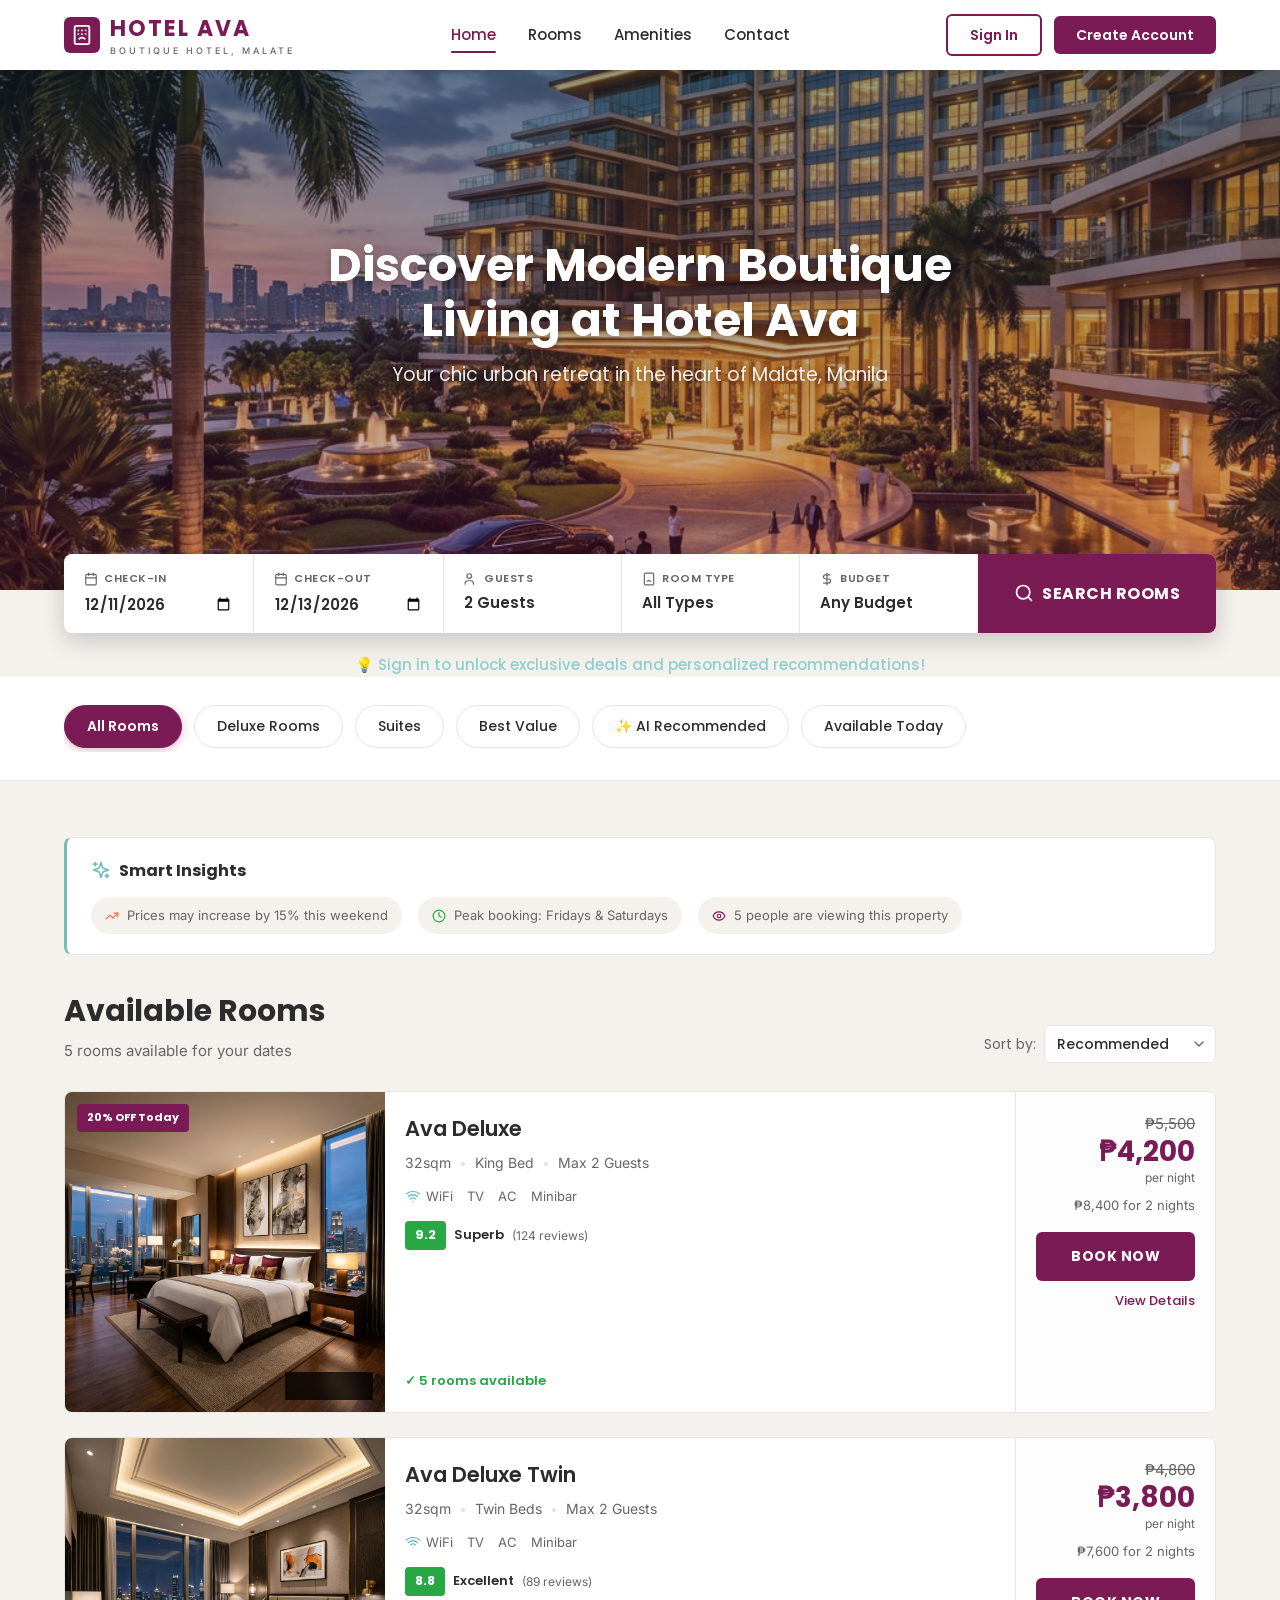
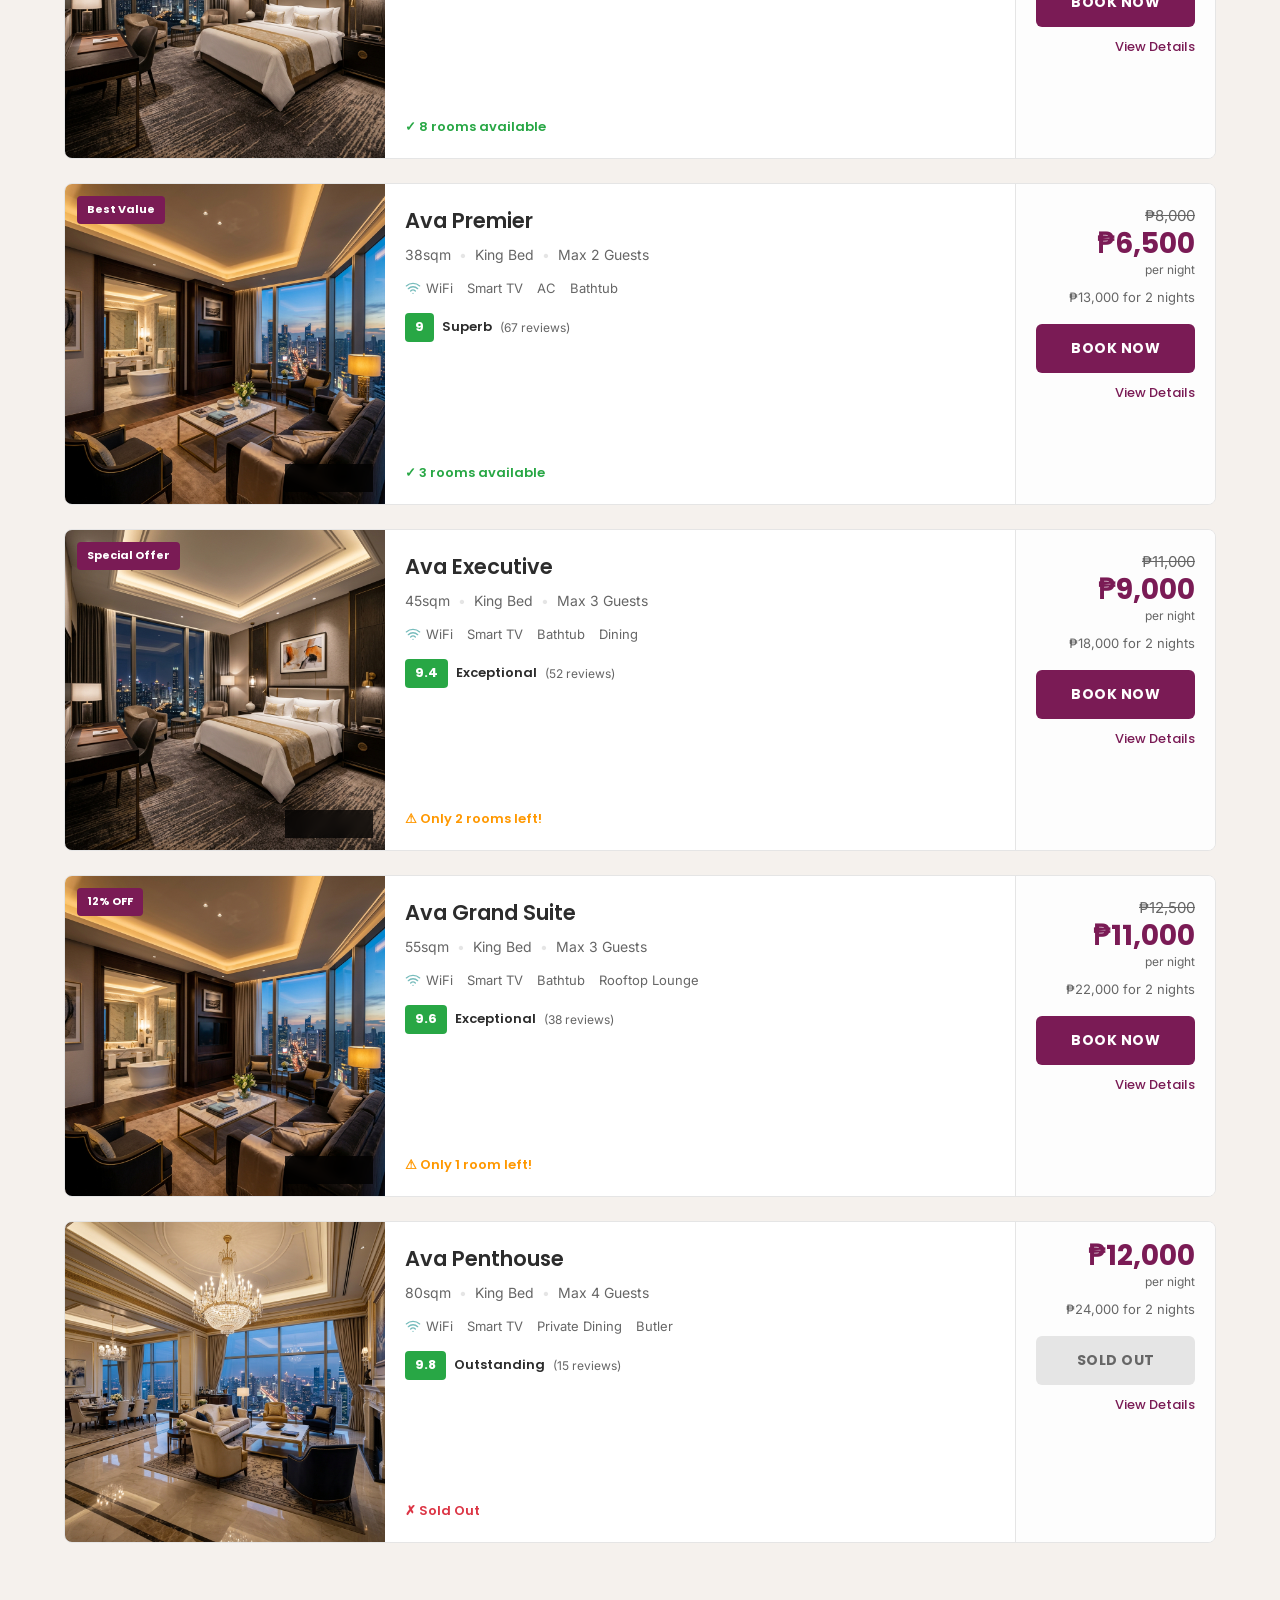
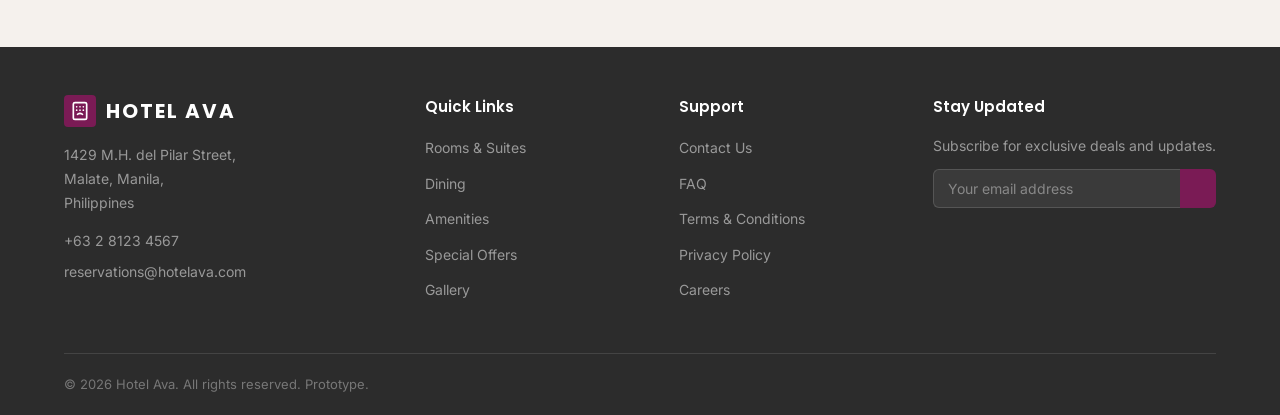
<file: index.html>
<!DOCTYPE html>
<html lang="en">
<head>
    <meta charset="UTF-8">
    <meta name="viewport" content="width=device-width, initial-scale=1.0">
    <title>Hotel Ava - Boutique Hotel in Malate, Manila | AI-Powered Room Booking</title>
    <meta name="description" content="Book boutique rooms at Hotel Ava, Malate Manila. AI-powered room recommendations, exclusive deals, and 50 beautifully appointed rooms in the heart of Manila.">

    <!-- Google Fonts -->
    <link rel="preconnect" href="https://fonts.googleapis.com">
    <link rel="preconnect" href="https://fonts.gstatic.com" crossorigin>
    <link href="https://fonts.googleapis.com/css2?family=Poppins:wght@300;400;500;600;700&family=Inter:wght@300;400;500;600;700&display=swap" rel="stylesheet">

    <!-- Styles -->
    <link rel="stylesheet" href="styles.css">
</head>
<body>

    <!-- ═══════════════════════════════════════════════════════
         NAVIGATION BAR
         ═══════════════════════════════════════════════════════ -->
    <nav class="navbar" id="navbar">
        <div class="container" id="navbar-content">
            <!-- Rendered by JS -->
        </div>
    </nav>

    <!-- Mobile Drawer -->
    <div class="mobile-drawer" id="mobile-drawer">
        <div class="mobile-drawer__overlay" onclick="closeMobileDrawer()"></div>
        <div class="mobile-drawer__panel">
            <!-- Rendered by JS -->
        </div>
    </div>

    <!-- ═══════════════════════════════════════════════════════
         HERO SECTION
         ═══════════════════════════════════════════════════════ -->
    <section class="hero" id="hero">
        <img src="images/hero.png" alt="Hotel Ava boutique hotel exterior in Malate, Manila" class="hero__bg">
        <div class="hero__overlay"></div>
        <div class="hero__content">
            <div id="hero-text">
                <!-- Rendered by JS based on state -->
            </div>
        </div>
    </section>

    <!-- ═══════════════════════════════════════════════════════
         SEARCH BAR
         ═══════════════════════════════════════════════════════ -->
    <div class="search-bar">
        <div class="container">
            <div class="search-bar__inner">
                <div class="search-bar__field">
                    <label class="search-bar__label" for="checkin">
                        <svg xmlns="http://www.w3.org/2000/svg" width="14" height="14" viewBox="0 0 24 24" fill="none" stroke="currentColor" stroke-width="2" stroke-linecap="round" stroke-linejoin="round"><rect width="18" height="18" x="3" y="4" rx="2" ry="2"/><line x1="16" x2="16" y1="2" y2="6"/><line x1="8" x2="8" y1="2" y2="6"/><line x1="3" x2="21" y1="10" y2="10"/></svg>
                        Check-in
                    </label>
                    <input type="date" id="checkin" class="search-bar__input">
                </div>
                <div class="search-bar__field">
                    <label class="search-bar__label" for="checkout">
                        <svg xmlns="http://www.w3.org/2000/svg" width="14" height="14" viewBox="0 0 24 24" fill="none" stroke="currentColor" stroke-width="2" stroke-linecap="round" stroke-linejoin="round"><rect width="18" height="18" x="3" y="4" rx="2" ry="2"/><line x1="16" x2="16" y1="2" y2="6"/><line x1="8" x2="8" y1="2" y2="6"/><line x1="3" x2="21" y1="10" y2="10"/></svg>
                        Check-out
                    </label>
                    <input type="date" id="checkout" class="search-bar__input">
                </div>
                <div class="search-bar__field">
                    <label class="search-bar__label" for="guests">
                        <svg xmlns="http://www.w3.org/2000/svg" width="14" height="14" viewBox="0 0 24 24" fill="none" stroke="currentColor" stroke-width="2" stroke-linecap="round" stroke-linejoin="round"><path d="M16 21v-2a4 4 0 0 0-4-4H6a4 4 0 0 0-4 4v2"/><circle cx="9" cy="7" r="4"/></svg>
                        Guests
                    </label>
                    <select id="guests" class="search-bar__select">
                        <option value="1">1 Guest</option>
                        <option value="2" selected>2 Guests</option>
                        <option value="3">3 Guests</option>
                        <option value="4">4 Guests</option>
                        <option value="5">5 Guests</option>
                        <option value="6">6 Guests</option>
                    </select>
                </div>
                <div class="search-bar__field">
                    <label class="search-bar__label" for="room-type">
                        <svg xmlns="http://www.w3.org/2000/svg" width="14" height="14" viewBox="0 0 24 24" fill="none" stroke="currentColor" stroke-width="2" stroke-linecap="round" stroke-linejoin="round"><path d="M18 2H6a2 2 0 0 0-2 2v16a2 2 0 0 0 2 2h12a2 2 0 0 0 2-2V4a2 2 0 0 0-2-2Z"/><path d="m9 16 .348-.24c1.465-1.013 3.84-1.013 5.304 0L15 16"/></svg>
                        Room Type
                    </label>
                    <select id="room-type" class="search-bar__select">
                        <option value="all">All Types</option>
                        <option value="deluxe">Deluxe</option>
                        <option value="suite">Suite</option>
                    </select>
                </div>
                <div class="search-bar__field">
                    <label class="search-bar__label" for="budget">
                        <svg xmlns="http://www.w3.org/2000/svg" width="14" height="14" viewBox="0 0 24 24" fill="none" stroke="currentColor" stroke-width="2" stroke-linecap="round" stroke-linejoin="round"><line x1="12" x2="12" y1="2" y2="22"/><path d="M17 5H9.5a3.5 3.5 0 0 0 0 7h5a3.5 3.5 0 0 1 0 7H6"/></svg>
                        Budget
                    </label>
                    <select id="budget" class="search-bar__select">
                        <option value="any">Any Budget</option>
                        <option value="5000">Under ₱5,000</option>
                        <option value="8000">Under ₱8,000</option>
                        <option value="10000">Under ₱10,000</option>
                        <option value="15000">Under ₱15,000</option>
                        <option value="25000">Under ₱25,000</option>
                    </select>
                </div>
                <button class="search-bar__btn" id="search-btn">
                    <svg xmlns="http://www.w3.org/2000/svg" width="20" height="20" viewBox="0 0 24 24" fill="none" stroke="currentColor" stroke-width="2" stroke-linecap="round" stroke-linejoin="round"><circle cx="11" cy="11" r="8"/><path d="m21 21-4.3-4.3"/></svg>
                    Search Rooms
                </button>
            </div>
            <div class="hero__cta-message" id="hero-cta-message">
                <!-- Rendered by JS -->
            </div>
        </div>
    </div>

    <!-- ═══════════════════════════════════════════════════════
         QUICK FILTER PILLS
         ═══════════════════════════════════════════════════════ -->
    <section class="filter-pills">
        <div class="container">
            <div class="filter-pills__inner" id="filter-pills">
                <!-- Rendered by JS -->
            </div>
        </div>
    </section>

    <!-- ═══════════════════════════════════════════════════════
         PERSONALIZED RECOMMENDATIONS (Registered User Only)
         ═══════════════════════════════════════════════════════ -->
    <section class="personalized-section" id="personalized-section">
        <div class="container">
            <div class="section-header">
                <div>
                    <h2 class="section-header__title">🎯 Recommended Just For You</h2>
                    <p class="section-header__subtitle">Based on your previous stays and preferences</p>
                </div>
                <a href="#" class="section-header__link">
                    See all recommendations
                    <svg xmlns="http://www.w3.org/2000/svg" width="16" height="16" viewBox="0 0 24 24" fill="none" stroke="currentColor" stroke-width="2" stroke-linecap="round" stroke-linejoin="round"><path d="M5 12h14"/><path d="m12 5 7 7-7 7"/></svg>
                </a>
            </div>
            <div class="rec-cards" id="rec-cards">
                <!-- Rendered by JS -->
            </div>
        </div>
    </section>

    <!-- ═══════════════════════════════════════════════════════
         MAIN CONTENT: AVAILABLE ROOMS
         ═══════════════════════════════════════════════════════ -->
    <main class="rooms-section" id="rooms-section">
        <div class="container">

            <!-- AI Insights Widget -->
            <div class="ai-insights">
                <div class="ai-insights__header">
                    <svg xmlns="http://www.w3.org/2000/svg" width="20" height="20" viewBox="0 0 24 24" fill="none" stroke="currentColor" stroke-width="2" stroke-linecap="round" stroke-linejoin="round"><path d="m12 3-1.912 5.813a2 2 0 0 1-1.275 1.275L3 12l5.813 1.912a2 2 0 0 1 1.275 1.275L12 21l1.912-5.813a2 2 0 0 1 1.275-1.275L21 12l-5.813-1.912a2 2 0 0 1-1.275-1.275L12 3Z"/><path d="M5 3v4"/><path d="M19 17v4"/><path d="M3 5h4"/><path d="M17 19h4"/></svg>
                    Smart Insights
                </div>
                <div class="ai-insights__items">
                    <div class="ai-insights__item">
                        <svg xmlns="http://www.w3.org/2000/svg" width="14" height="14" viewBox="0 0 24 24" fill="none" stroke="#FF6B35" stroke-width="2" stroke-linecap="round" stroke-linejoin="round"><polyline points="22 7 13.5 15.5 8.5 10.5 2 17"/><polyline points="16 7 22 7 22 13"/></svg>
                        Prices may increase by 15% this weekend
                    </div>
                    <div class="ai-insights__item">
                        <svg xmlns="http://www.w3.org/2000/svg" width="14" height="14" viewBox="0 0 24 24" fill="none" stroke="#28A745" stroke-width="2" stroke-linecap="round" stroke-linejoin="round"><circle cx="12" cy="12" r="10"/><polyline points="12 6 12 12 16 14"/></svg>
                        Peak booking: Fridays & Saturdays
                    </div>
                    <div class="ai-insights__item">
                        <svg xmlns="http://www.w3.org/2000/svg" width="14" height="14" viewBox="0 0 24 24" fill="none" stroke="#7A1B55" stroke-width="2" stroke-linecap="round" stroke-linejoin="round"><path d="M2 12s3-7 10-7 10 7 10 7-3 7-10 7-10-7-10-7Z"/><circle cx="12" cy="12" r="3"/></svg>
                        5 people are viewing this property
                    </div>
                </div>
            </div>

            <!-- Rooms Header -->
            <div class="rooms-header">
                <div>
                    <h2 class="rooms-header__title">Available Rooms</h2>
                    <p class="rooms-header__subtitle" id="rooms-subtitle">6 rooms available for your dates</p>
                </div>
                <div class="rooms-header__sort">
                    <span>Sort by:</span>
                    <select id="sort-select">
                        <option value="recommended">Recommended</option>
                        <option value="price-asc">Price: Low to High</option>
                        <option value="price-desc">Price: High to Low</option>
                        <option value="rating">Guest Rating</option>
                    </select>
                </div>
            </div>

            <!-- Room Cards -->
            <div id="rooms-list">
                <!-- Rendered by JS -->
            </div>



        </div>
    </main>

    <!-- ═══════════════════════════════════════════════════════
         FOOTER
         ═══════════════════════════════════════════════════════ -->
    <footer class="footer">
        <div class="container" id="footer-content">
            <!-- Rendered by JS -->
        </div>
    </footer>




    <!-- App Scripts -->
    <script src="shared.js"></script>
    <script src="rooms.js"></script>
    <script src="app.js"></script>

</body>
</html>
</file>
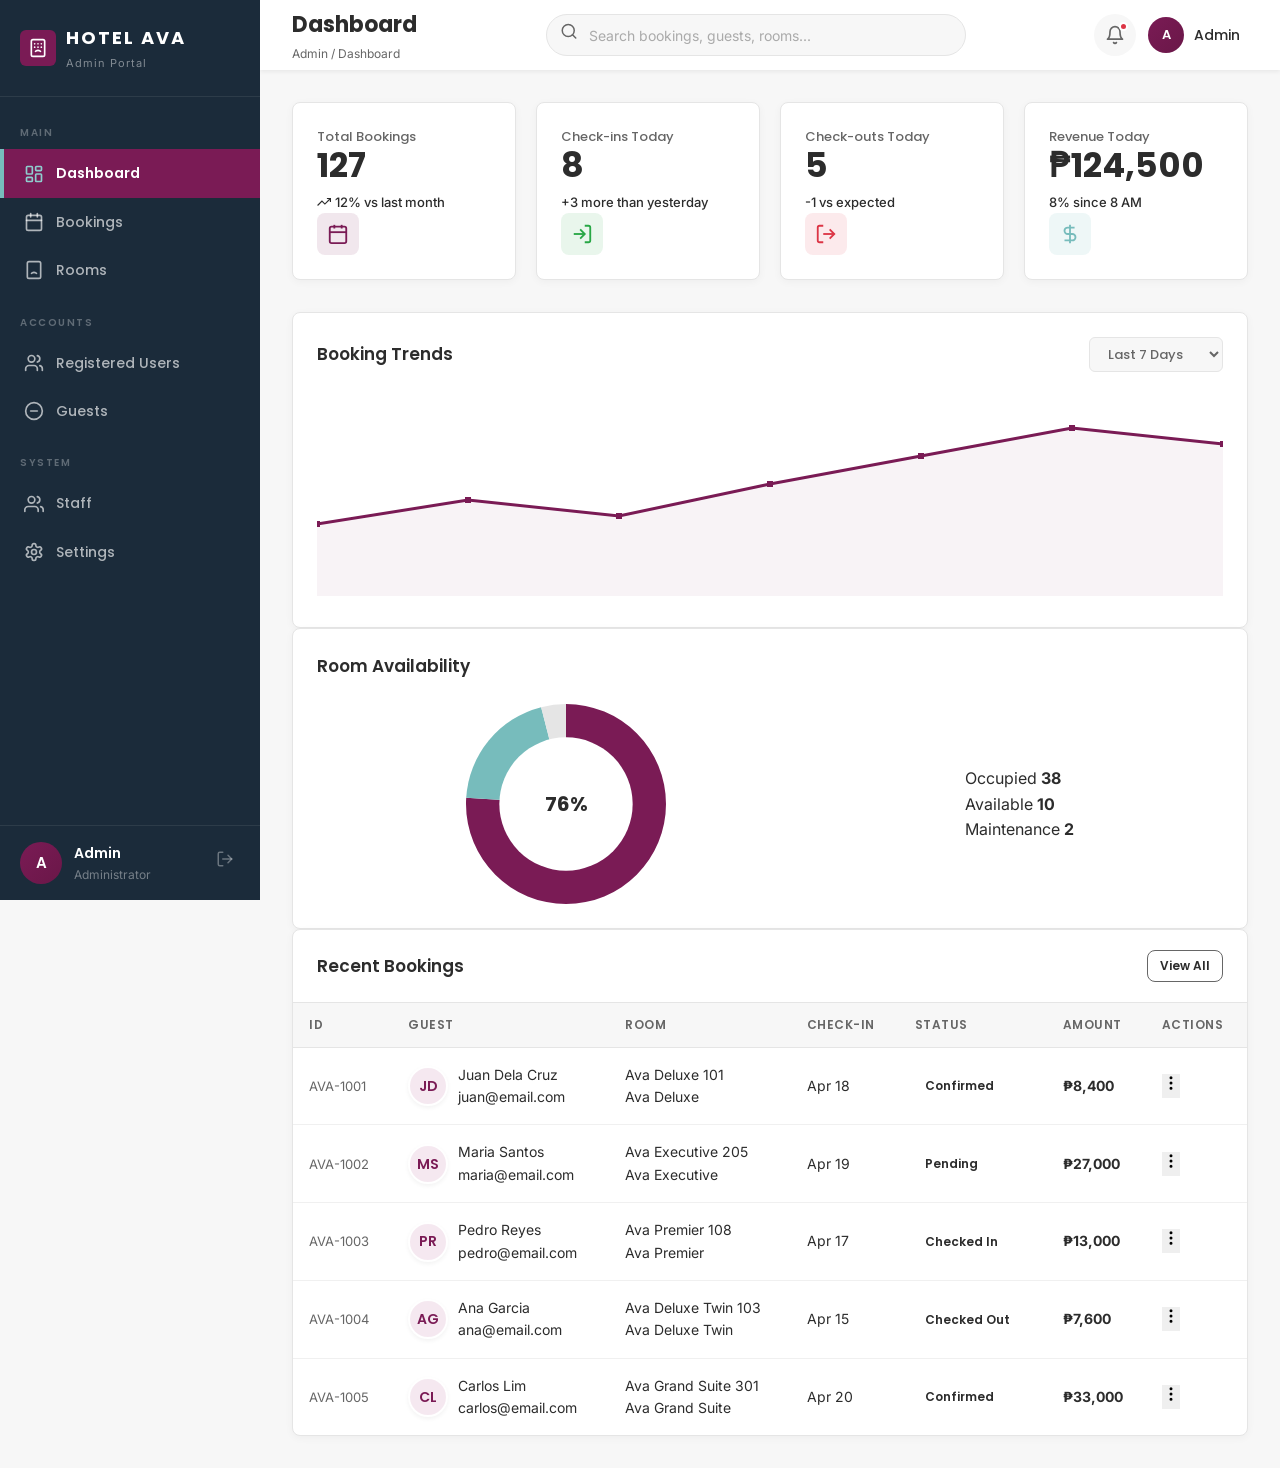
<file: admin.html>
<!DOCTYPE html>
<html lang="en">
<head>
    <meta charset="UTF-8">
    <meta name="viewport" content="width=device-width, initial-scale=1.0">
    <title>Admin Dashboard | Hotel Ava - Boutique Hotel Manila</title>
    <meta name="description" content="Hotel Ava admin dashboard – manage bookings, monitor room availability, and view analytics.">

    <link rel="preconnect" href="https://fonts.googleapis.com">
    <link rel="preconnect" href="https://fonts.gstatic.com" crossorigin>
    <link href="https://fonts.googleapis.com/css2?family=Poppins:wght@300;400;500;600;700&family=Inter:wght@300;400;500;600;700&display=swap" rel="stylesheet">

    <link rel="stylesheet" href="styles.css">
    <link rel="stylesheet" href="admin.css">
</head>
<body>

<div class="admin-layout">

    <!-- ═══════════════ SIDEBAR ═══════════════ -->
    <aside class="sidebar" id="sidebar">
        <div class="sidebar__header">
            <div class="sidebar__logo">
                <div class="sidebar__logo-icon">
                    <svg xmlns="http://www.w3.org/2000/svg" width="20" height="20" viewBox="0 0 24 24" fill="none" stroke="currentColor" stroke-width="2" stroke-linecap="round" stroke-linejoin="round"><path d="M18 2H6a2 2 0 0 0-2 2v16a2 2 0 0 0 2 2h12a2 2 0 0 0 2-2V4a2 2 0 0 0-2-2Z"/><path d="m9 16 .348-.24c1.465-1.013 3.84-1.013 5.304 0L15 16"/><path d="M8 7h.01"/><path d="M16 7h.01"/><path d="M12 7h.01"/><path d="M12 11h.01"/><path d="M16 11h.01"/><path d="M8 11h.01"/></svg>
                </div>
                <div>
                    <div class="sidebar__logo-text">HOTEL AVA</div>
                    <div class="sidebar__logo-sub">Admin Portal</div>
                </div>
            </div>
        </div>

        <nav class="sidebar__nav">
            <div class="sidebar__section-label">Main</div>
            <ul class="sidebar__menu" id="sidebar-menu">
                <li class="sidebar__item">
                    <a class="sidebar__link active" data-page="dashboard">
                        <svg xmlns="http://www.w3.org/2000/svg" width="20" height="20" viewBox="0 0 24 24" fill="none" stroke="currentColor" stroke-width="2" stroke-linecap="round" stroke-linejoin="round"><rect width="7" height="9" x="3" y="3" rx="1"/><rect width="7" height="5" x="14" y="3" rx="1"/><rect width="7" height="9" x="14" y="12" rx="1"/><rect width="7" height="5" x="3" y="16" rx="1"/></svg>
                        Dashboard
                    </a>
                </li>
                <li class="sidebar__item">
                    <a class="sidebar__link" data-page="bookings">
                        <svg xmlns="http://www.w3.org/2000/svg" width="20" height="20" viewBox="0 0 24 24" fill="none" stroke="currentColor" stroke-width="2" stroke-linecap="round" stroke-linejoin="round"><rect width="18" height="18" x="3" y="4" rx="2" ry="2"/><line x1="16" x2="16" y1="2" y2="6"/><line x1="8" x2="8" y1="2" y2="6"/><line x1="3" x2="21" y1="10" y2="10"/></svg>
                        Bookings
                    </a>
                </li>
                <li class="sidebar__item">
                    <a class="sidebar__link" data-page="rooms">
                        <svg xmlns="http://www.w3.org/2000/svg" width="20" height="20" viewBox="0 0 24 24" fill="none" stroke="currentColor" stroke-width="2" stroke-linecap="round" stroke-linejoin="round"><path d="M18 2H6a2 2 0 0 0-2 2v16a2 2 0 0 0 2 2h12a2 2 0 0 0 2-2V4a2 2 0 0 0-2-2Z"/><path d="m9 16 .348-.24c1.465-1.013 3.84-1.013 5.304 0L15 16"/></svg>
                        Rooms
                    </a>
                </li>
            </ul>

            <div class="sidebar__section-label" style="margin-top:8px">Accounts</div>
            <ul class="sidebar__menu">
                <li class="sidebar__item">
                    <a class="sidebar__link" data-page="user-management">
                        <svg xmlns="http://www.w3.org/2000/svg" width="20" height="20" viewBox="0 0 24 24" fill="none" stroke="currentColor" stroke-width="2" stroke-linecap="round" stroke-linejoin="round"><path d="M16 21v-2a4 4 0 0 0-4-4H6a4 4 0 0 0-4 4v2"/><circle cx="9" cy="7" r="4"/><path d="M22 21v-2a4 4 0 0 0-3-3.87"/><path d="M16 3.13a4 4 0 0 1 0 7.75"/></svg>
                        Registered Users
                    </a>
                </li>
                <li class="sidebar__item">
                    <a class="sidebar__link" data-page="guest-management">
                        <svg xmlns="http://www.w3.org/2000/svg" width="20" height="20" viewBox="0 0 24 24" fill="none" stroke="currentColor" stroke-width="2" stroke-linecap="round" stroke-linejoin="round"><circle cx="12" cy="12" r="10"/><path d="M8 12h8"/></svg>
                        Guests
                    </a>
                </li>
            </ul>

            <div class="sidebar__section-label" style="margin-top:8px">System</div>
            <ul class="sidebar__menu">
                <li class="sidebar__item">
                    <a class="sidebar__link" data-page="staff-management">
                        <svg xmlns="http://www.w3.org/2000/svg" width="20" height="20" viewBox="0 0 24 24" fill="none" stroke="currentColor" stroke-width="2" stroke-linecap="round" stroke-linejoin="round"><path d="M17 21v-2a4 4 0 0 0-4-4H5a4 4 0 0 0-4 4v2"/><circle cx="9" cy="7" r="4"/><path d="M23 21v-2a4 4 0 0 0-3-3.87"/><path d="M16 3.13a4 4 0 0 1 0 7.75"/></svg>
                        Staff
                    </a>
                </li>
                <li class="sidebar__item">
                    <a class="sidebar__link" data-page="settings">
                        <svg xmlns="http://www.w3.org/2000/svg" width="20" height="20" viewBox="0 0 24 24" fill="none" stroke="currentColor" stroke-width="2" stroke-linecap="round" stroke-linejoin="round"><path d="M12.22 2h-.44a2 2 0 0 0-2 2v.18a2 2 0 0 1-1 1.73l-.43.25a2 2 0 0 1-2 0l-.15-.08a2 2 0 0 0-2.73.73l-.22.38a2 2 0 0 0 .73 2.73l.15.1a2 2 0 0 1 1 1.72v.51a2 2 0 0 1-1 1.74l-.15.09a2 2 0 0 0-.73 2.73l.22.38a2 2 0 0 0 2.73.73l.15-.08a2 2 0 0 1 2 0l.43.25a2 2 0 0 1 1 1.73V20a2 2 0 0 0 2 2h.44a2 2 0 0 0 2-2v-.18a2 2 0 0 1 1-1.73l.43-.25a2 2 0 0 1 2 0l.15.08a2 2 0 0 0 2.73-.73l.22-.39a2 2 0 0 0-.73-2.73l-.15-.08a2 2 0 0 1-1-1.74v-.5a2 2 0 0 1 1-1.74l.15-.09a2 2 0 0 0 .73-2.73l-.22-.38a2 2 0 0 0-2.73-.73l-.15.08a2 2 0 0 1-2 0l-.43-.25a2 2 0 0 1-1-1.73V4a2 2 0 0 0-2-2z"/><circle cx="12" cy="12" r="3"/></svg>
                        Settings
                    </a>
                </li>
            </ul>
        </nav>

        <div class="sidebar__footer">
            <div class="sidebar__avatar">A</div>
            <div class="sidebar__user-info">
                <div class="sidebar__user-name">Admin</div>
                <div class="sidebar__user-role">Administrator</div>
            </div>
            <a href="index.html" class="sidebar__logout-btn" title="Back to Website">
                <svg xmlns="http://www.w3.org/2000/svg" width="18" height="18" viewBox="0 0 24 24" fill="none" stroke="currentColor" stroke-width="2" stroke-linecap="round" stroke-linejoin="round"><path d="M9 21H5a2 2 0 0 1-2-2V5a2 2 0 0 1 2-2h4"/><polyline points="16 17 21 12 16 7"/><line x1="21" x2="9" y1="12" y2="12"/></svg>
            </a>
        </div>
    </aside>

    <!-- Sidebar overlay (mobile) -->
    <div class="sidebar-overlay" id="sidebar-overlay" onclick="closeSidebar()"></div>

    <!-- ═══════════════ MAIN ═══════════════ -->
    <div class="admin-main">

        <!-- Top Bar -->
        <header class="topbar">
            <button class="topbar__hamburger" id="hamburger-btn" onclick="openSidebar()">
                <svg xmlns="http://www.w3.org/2000/svg" width="24" height="24" viewBox="0 0 24 24" fill="none" stroke="currentColor" stroke-width="2" stroke-linecap="round" stroke-linejoin="round"><line x1="4" x2="20" y1="12" y2="12"/><line x1="4" x2="20" y1="6" y2="6"/><line x1="4" x2="20" y1="18" y2="18"/></svg>
            </button>
            <div class="topbar__left">
                <div class="topbar__title" id="page-title">Dashboard</div>
                <div class="topbar__breadcrumb" id="page-breadcrumb">Admin / Dashboard</div>
            </div>
            <div class="topbar__search">
                <span class="topbar__search-icon">
                    <svg xmlns="http://www.w3.org/2000/svg" width="18" height="18" viewBox="0 0 24 24" fill="none" stroke="currentColor" stroke-width="2" stroke-linecap="round" stroke-linejoin="round"><circle cx="11" cy="11" r="8"/><path d="m21 21-4.3-4.3"/></svg>
                </span>
                <input type="text" class="topbar__search-input" placeholder="Search bookings, guests, rooms...">
            </div>
            <div class="topbar__right">
                <button class="topbar__icon-btn">
                    <svg xmlns="http://www.w3.org/2000/svg" width="20" height="20" viewBox="0 0 24 24" fill="none" stroke="currentColor" stroke-width="2" stroke-linecap="round" stroke-linejoin="round"><path d="M6 8a6 6 0 0 1 12 0c0 7 3 9 3 9H3s3-2 3-9"/><path d="M10.3 21a1.94 1.94 0 0 0 3.4 0"/></svg>
                    <span class="topbar__notification-dot"></span>
                </button>
                <div class="topbar__profile">
                    <div class="topbar__profile-avatar">A</div>
                    <span class="topbar__profile-name">Admin</span>
                </div>
            </div>
        </header>

        <!-- Dashboard Content -->
        <main class="dashboard" id="dashboard-content">
            <!-- Rendered by admin.js -->
        </main>

    </div>

</div>

<script src="admin.js"></script>

</body>
</html>
</file>
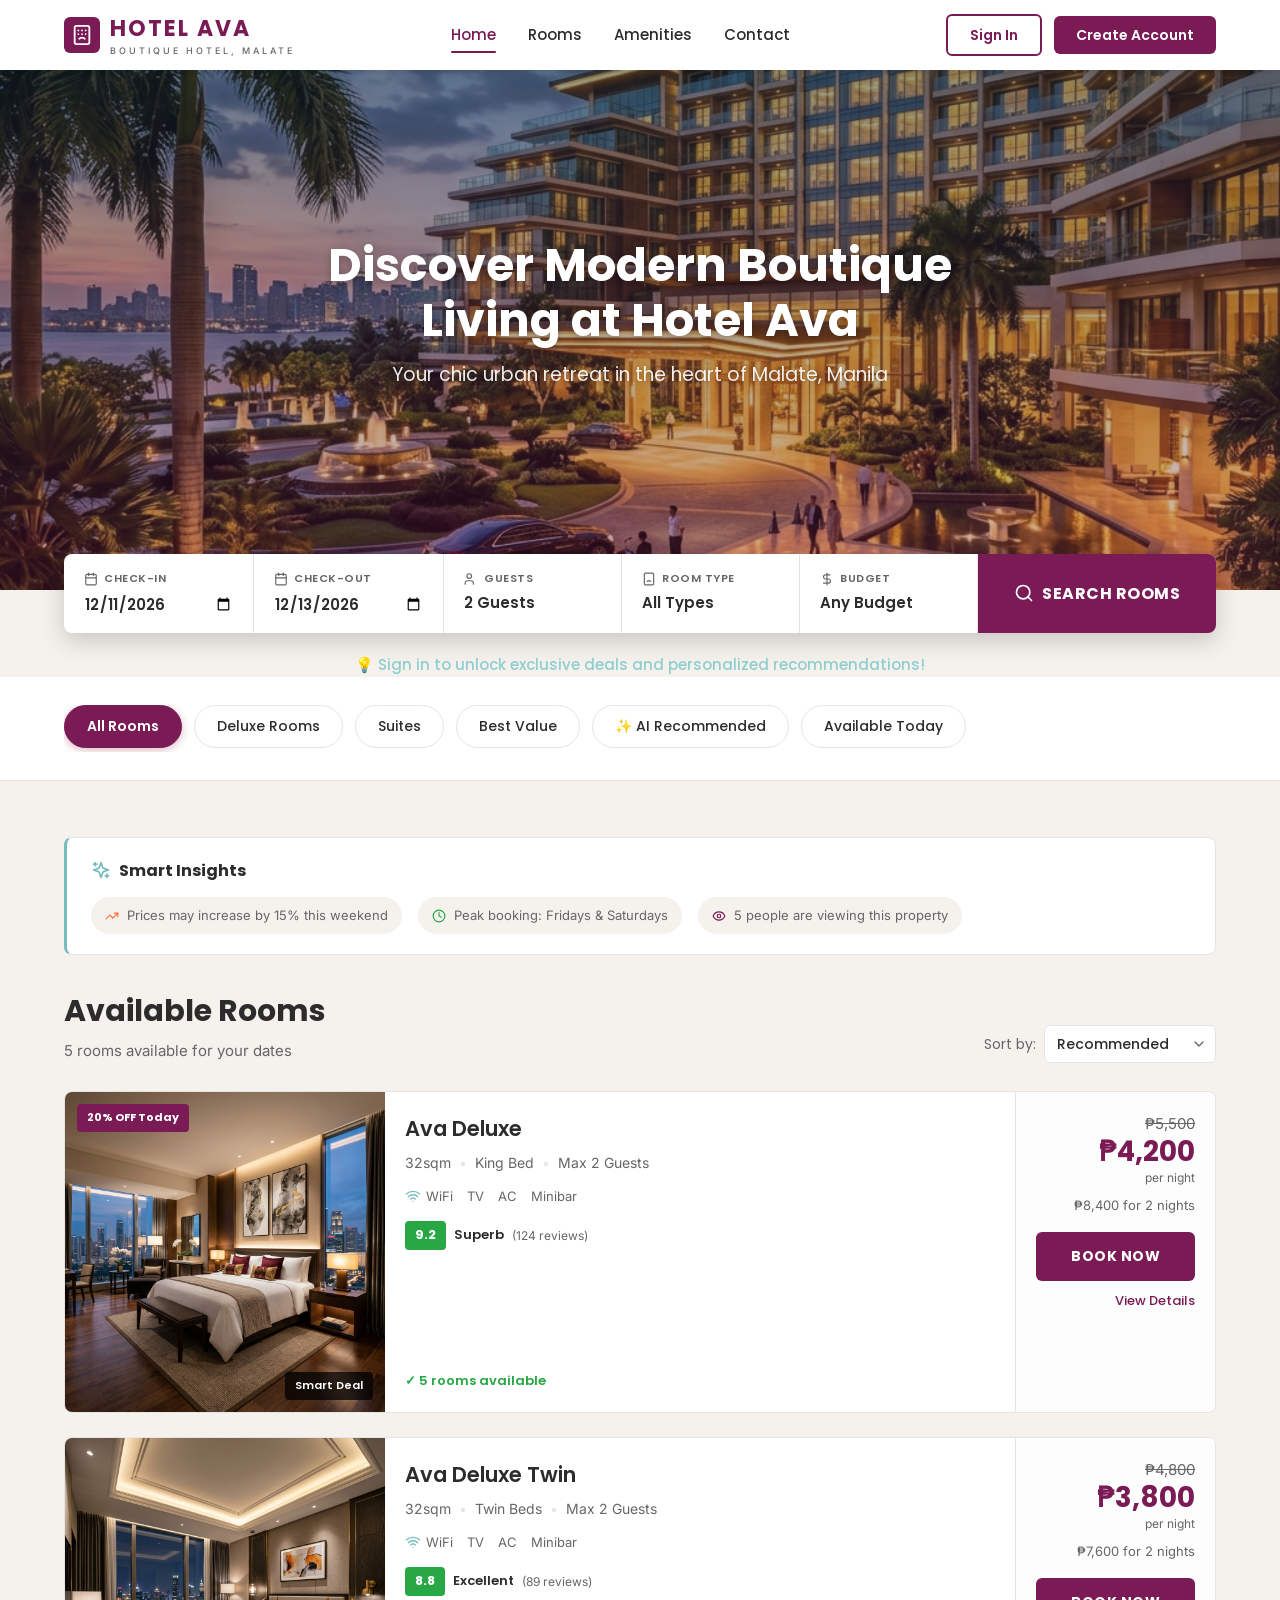
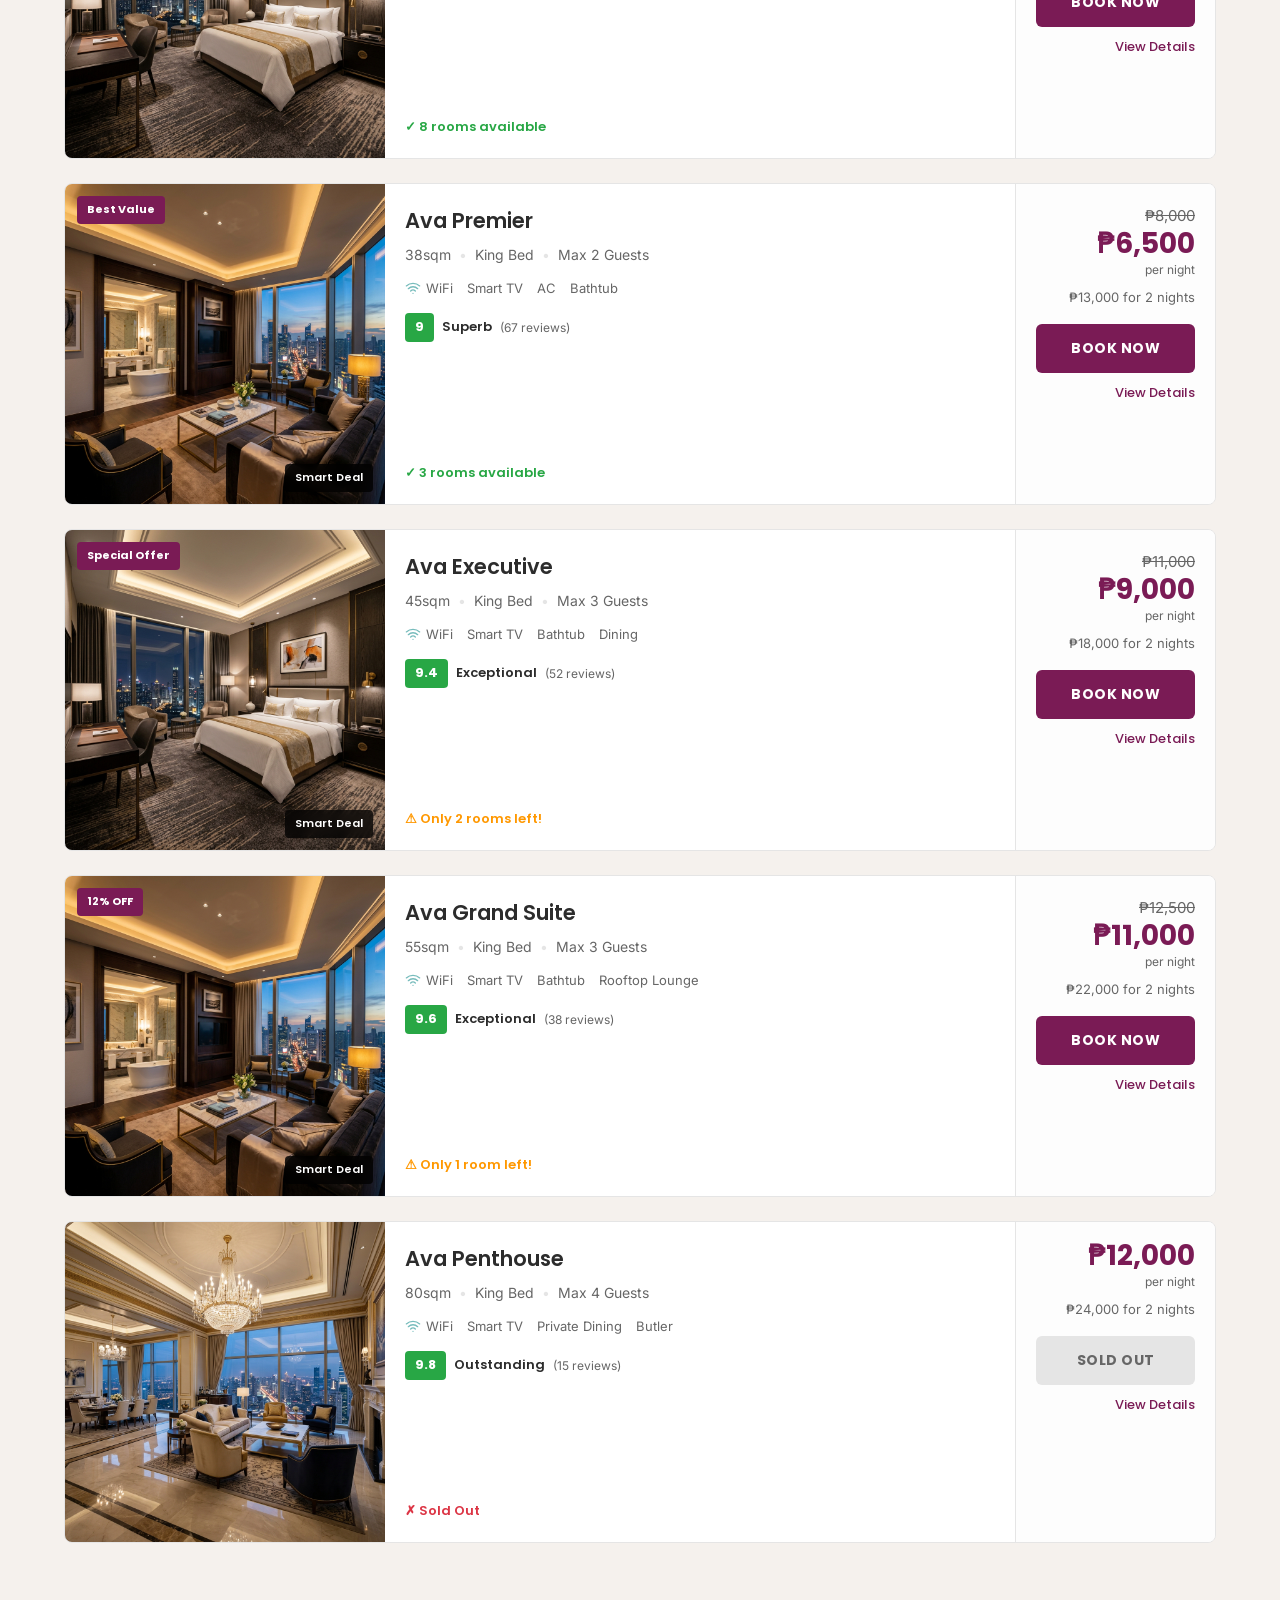
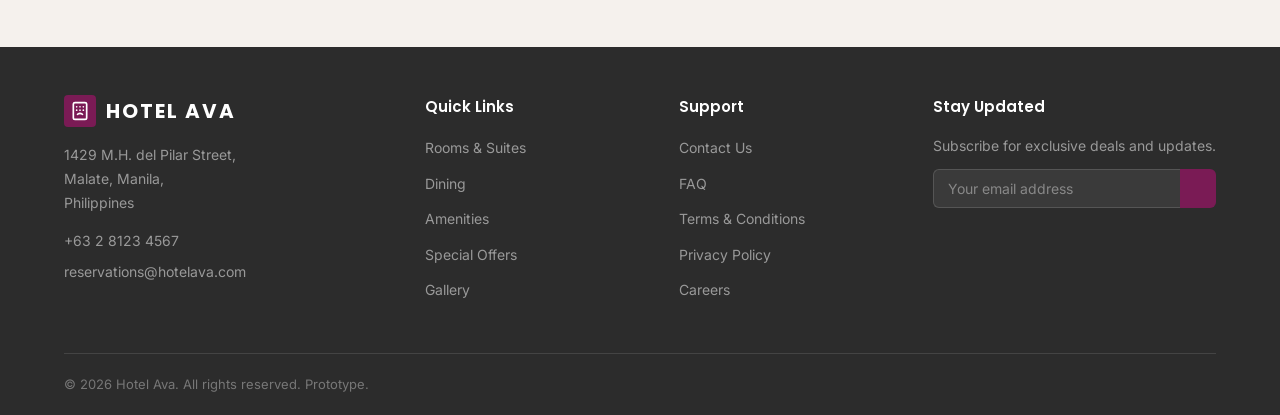
<file: checkout.html>
<!DOCTYPE html>
<html lang="en">
<head>
    <meta charset="UTF-8">
    <meta name="viewport" content="width=device-width, initial-scale=1.0">
    <title>Checkout | Hotel Ava</title>
    <!-- Google Fonts: Inter & Outfit -->
    <link rel="preconnect" href="https://fonts.googleapis.com">
    <link rel="preconnect" href="https://fonts.gstatic.com" crossorigin>
    <link href="https://fonts.googleapis.com/css2?family=Inter:wght@400;500;600&family=Outfit:wght@400;600;700&display=swap" rel="stylesheet">
    <link rel="stylesheet" href="styles.css">
    <link rel="stylesheet" href="checkout.css">
</head>
<body class="checkout-body">

    <!-- Header -->
    <header class="checkout-header">
        <div class="container checkout-nav">
            <div class="checkout-logo" onclick="window.location.href='index.html'">
                <span class="logo-violet">HOTEL</span> <span class="logo-gray">AVA</span>
            </div>
            <div class="checkout-steps">
                <span class="step active">1. Guest Details</span>
                <span class="step-divider"></span>
                <span class="step">2. Confirmation</span>
            </div>
        </div>
    </header>

    <main class="container checkout-container">
        <!-- Left Column: Forms -->
        <div class="checkout-main">
            
            <!-- Flexible Banner -->
            <div class="flexible-banner">
                <div class="flex-banner-icon">
                    <svg xmlns="http://www.w3.org/2000/svg" width="24" height="24" viewBox="0 0 24 24" fill="none" stroke="currentColor" stroke-width="2" stroke-linecap="round" stroke-linejoin="round"><path d="M12 22s8-4 8-10V5l-8-3-8 3v7c0 6 8 10 8 10z"/></svg>
                </div>
                <div class="flex-banner-content">
                    <h3>Stay flexible! No payment today</h3>
                    <p>Cancel for free before <span id="cancel-deadline">9 May 2026</span></p>
                </div>
                <a href="#" class="learn-more">Learn more</a>
            </div>

            <!-- Payment Options -->
            <section class="checkout-section">
                <h2 class="section-title">Choose your payment option</h2>
                <div class="payment-grid">
                    <!-- PayMongo Option -->
                    <div class="payment-option selected" data-payment="paymongo">
                        <div class="payment-option-info">
                            <div class="payment-method-header">
                                <img src="images/pay mongo.png" alt="PayMongo" class="payment-logo">
                                <span class="payment-option-name">PayMongo (Cards & E-Wallets)</span>
                            </div>
                        </div>
                        <div class="payment-icons">
                            <img src="images/gcash logo.png" alt="GCash" class="pay-icon-img" title="GCash">
                            <img src="images/maya logo.png" alt="Maya" class="pay-icon-img" title="Maya">
                        </div>
                    </div>

                    <!-- InstaPay QR Option -->
                    <div class="payment-option" data-payment="instapay">
                        <div class="payment-option-info">
                            <div class="payment-method-header">
                                <img src="images/instapay logo.png" alt="InstaPay" class="payment-logo">
                                <span class="payment-option-name">InstaPay QR Code</span>
                            </div>
                        </div>
                        <div class="payment-icons">
                            <span class="pay-icon" title="InstaPay">QR</span>
                        </div>
                    </div>
                </div>

                <!-- QR Code Display Area -->
                <div id="instapay-qr-container" class="qr-display-container">
                    <div class="qr-upload-grid">
                        <div class="qr-column">
                            <p class="qr-notice">Scan this QR code to pay via InstaPay</p>
                            <img src="images/instapay qrcode.png" alt="InstaPay QR Code" class="qr-code-image">
                        </div>
                        <div class="upload-column">
                            <p class="upload-notice">Upload Proof of Payment</p>
                            <div class="custom-upload">
                                <label for="proof-upload" class="upload-btn">
                                    <svg xmlns="http://www.w3.org/2000/svg" width="20" height="20" viewBox="0 0 24 24" fill="none" stroke="currentColor" stroke-width="2" stroke-linecap="round" stroke-linejoin="round"><path d="M21 15v4a2 2 0 0 1-2 2H5a2 2 0 0 1-2-2v-4"/><polyline points="17 8 12 3 7 8"/><line x1="12" x2="12" y1="3" y2="15"/></svg>
                                    Select Screenshot
                                </label>
                                <input type="file" id="proof-upload" accept="image/*" hidden>
                                <div id="filename-display" class="filename-display">No file selected</div>
                            </div>
                            <p class="upload-hint">Upload the transaction receipt screenshot to confirm your reservation.</p>
                        </div>
                    </div>
                </div>

                <div class="payment-footer">
                    <span class="footer-item">Billease</span>
                    <span class="footer-item">Over-the-counter</span>
                </div>
            </section>

            <!-- Guest Information -->
            <section class="checkout-section">
                <h2 class="section-title">Who's the lead guest?</h2>
                <p class="section-subtitle">*Required field</p>
                
                <form id="checkout-form" class="checkout-form" novalidate>
                    <div class="form-row">
                        <div class="form-group">
                            <label for="first-name" class="form-label">First name *</label>
                            <input type="text" id="first-name" class="form-input" placeholder="Juan" required>
                            <div class="error-msg" id="first-name-error"></div>
                        </div>
                        <div class="form-group">
                            <label for="last-name" class="form-label">Last name *</label>
                            <input type="text" id="last-name" class="form-input" placeholder="Dela Cruz" required>
                            <div class="error-msg" id="last-name-error"></div>
                        </div>
                    </div>

                    <div class="form-group">
                        <label for="email" class="form-label">Email *</label>
                        <input type="email" id="email" class="form-input" placeholder="juan@example.com" required>
                        <div class="error-msg" id="email-error"></div>
                    </div>

                    <div class="form-group">
                        <label for="country" class="form-label">Country/region of residence *</label>
                        <select id="country" class="form-input">
                            <option value="PH" selected>Philippines</option>
                        </select>
                    </div>

                    <div class="form-group">
                        <label for="mobile" class="form-label">Mobile number *</label>
                        <div class="mobile-input-wrapper">
                            <span class="prefix">+63</span>
                            <input type="tel" id="mobile" class="form-input mobile-input" placeholder="912 345 6789" maxlength="12" required>
                        </div>
                        <div class="error-msg" id="mobile-error"></div>
                    </div>

                    <p class="contact-notice">
                        Please make sure your contact information is correct. We'll use it to send your booking confirmation and any reminders to assist your booking completion.
                    </p>

                    <!-- Special Requests -->
                    <div class="special-requests-section">
                        <h3 class="subsection-title">Special requests</h3>
                        <p class="subsection-subtitle">Subject to availability. Your selections will be sent to the property right after you book.</p>
                        
                        <div class="preference-group">
                            <h4>Which type of room would you prefer?</h4>
                            <div class="preference-options">
                                <label class="pref-btn">
                                    <input type="radio" name="room-type" value="non-smoking" checked>
                                    <span>Non-smoking</span>
                                </label>
                                <label class="pref-btn">
                                    <input type="radio" name="room-type" value="smoking">
                                    <span>Smoking</span>
                                </label>
                            </div>
                        </div>

                        <div class="preference-group">
                            <h4>Which bed setup would you prefer?</h4>
                            <div class="preference-options">
                                <label class="pref-btn">
                                    <input type="radio" name="bed-setup" value="large" checked>
                                    <span>I'd like a large bed</span>
                                </label>
                                <label class="pref-btn">
                                    <input type="radio" name="bed-setup" value="twin">
                                    <span>I'd like twin beds</span>
                                </label>
                            </div>
                        </div>

                        <div class="form-group">
                            <label class="show-more-prefs" onclick="this.classList.toggle('active')">Show additional preferences</label>
                        </div>
                    </div>

                    <button type="submit" id="submit-booking" class="btn-primary checkout-submit-btn" disabled>CONFIRM BOOKING</button>
                </form>
            </section>
        </div>

        <!-- Right Column: Summary -->
        <aside class="checkout-sidebar">
            <div id="booking-summary-card" class="summary-card">
                <!-- Populated by JS -->
                <div class="summary-loader">Loading booking details...</div>
            </div>

            <div class="benefits-card">
                <h3>Free room benefits</h3>
                <ul class="benefits-list">
                    <li>
                        <span class="benefit-icon valid"></span>
                        <div class="benefit-text">
                            <strong>Fully refundable</strong>
                            <p>Cancel for free before <span class="deadline">9 May 2026</span></p>
                            <span class="tag-free">FREE</span>
                        </div>
                    </li>
                    <li>
                        <span class="benefit-icon valid"></span>
                        <div class="benefit-text">
                            <strong>No payment until <span class="pay-later-date">7 May 2026</span></strong>
                            <p>No payment today</p>
                            <span class="tag-free">FREE</span>
                        </div>
                    </li>
                    <li>
                        <span class="benefit-icon valid"></span>
                        <div class="benefit-text">
                            <strong>Free WiFi</strong>
                            <span class="tag-free">FREE</span>
                        </div>
                    </li>
                    <li>
                        <span class="benefit-icon valid"></span>
                        <div class="benefit-text">
                            <strong>Parking</strong>
                            <span class="tag-free">FREE</span>
                        </div>
                    </li>
                </ul>
            </div>

            <div class="total-today-card">
                <div class="total-row">
                    <span>You will pay today</span>
                    <span class="total-price">₱0</span>
                </div>
                <p class="payment-method-text">tapos sa payment is instapay</p>
            </div>
        </aside>
    </main>

    <!-- Success Modal (Simplified) -->
    <div id="success-modal" class="modal">
        <div class="modal-content success-content">
            <div class="success-icon">
                <svg xmlns="http://www.w3.org/2000/svg" width="48" height="48" viewBox="0 0 24 24" fill="none" stroke="#7A1B55" stroke-width="2" stroke-linecap="round" stroke-linejoin="round"><path d="M22 11.08V12a10 10 0 1 1-5.93-9.14"/><polyline points="22 4 12 14.01 9 11.01"/></svg>
            </div>
            <h2>Booking Confirmed!</h2>
            <p>Your room at Hotel Ava is reserved.</p>
            <div class="instapay-instructions">
                <strong>InstaPay Instructions:</strong>
                <p>Please settle the amount before your stay using our InstaPay QR code found in your email confirmation.</p>
            </div>
            <button class="btn-primary" onclick="window.location.href='index.html'">Return Home</button>
        </div>
    </div>

    <!-- Scripts -->
    <script src="shared.js"></script>
    <script src="rooms.js"></script>
    <script src="checkout.js"></script>
</body>
</html>
</file>
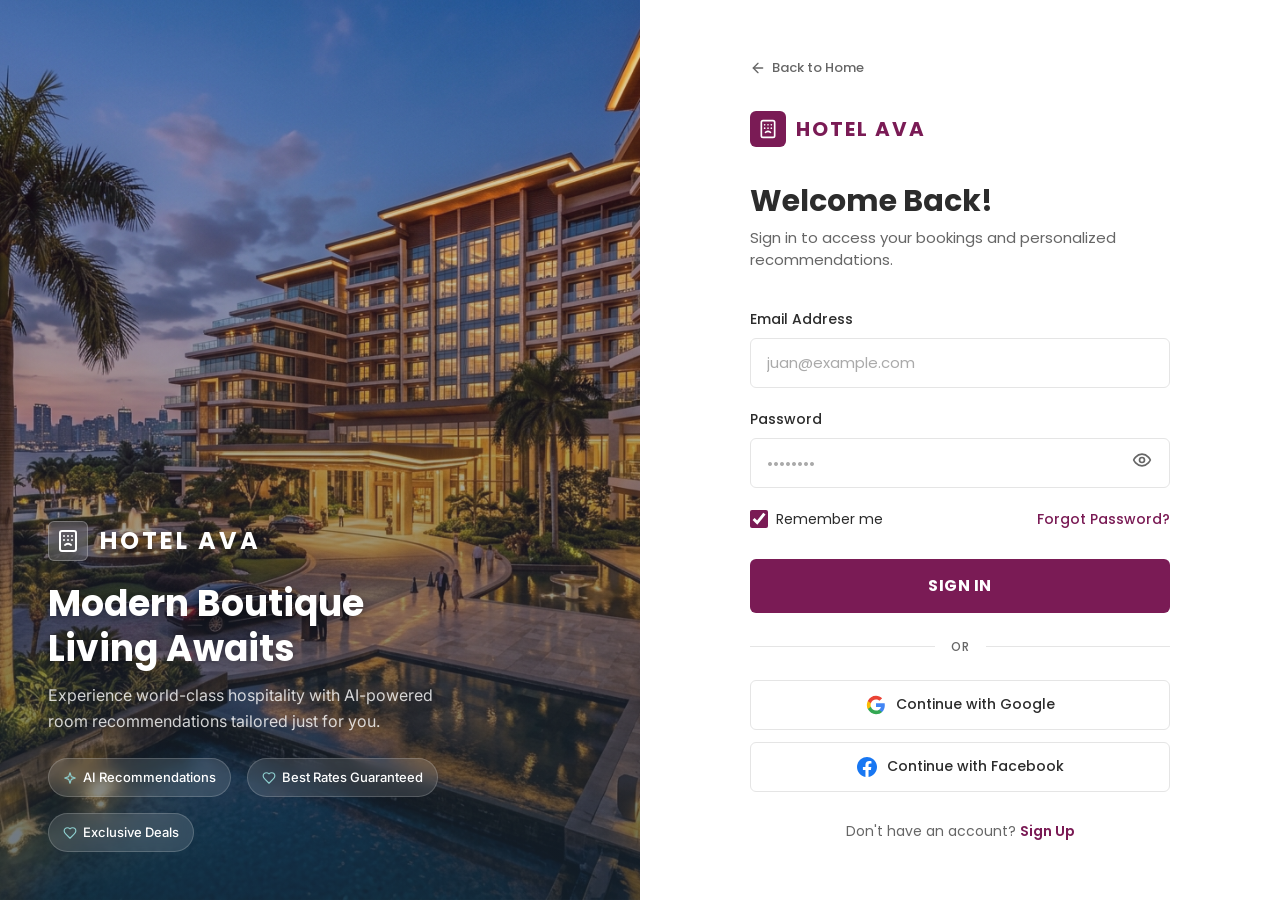
<file: login.html>
<!DOCTYPE html>
<html lang="en">
<head>
    <meta charset="UTF-8">
    <meta name="viewport" content="width=device-width, initial-scale=1.0">
    <title>Sign In | Hotel Ava - Boutique Hotel Manila</title>
    <meta name="description" content="Sign in to your Hotel Ava account to access personalized room recommendations, exclusive deals, and manage your bookings.">

    <!-- Google Fonts -->
    <link rel="preconnect" href="https://fonts.googleapis.com">
    <link rel="preconnect" href="https://fonts.gstatic.com" crossorigin>
    <link href="https://fonts.googleapis.com/css2?family=Poppins:wght@300;400;500;600;700&family=Inter:wght@300;400;500;600;700&display=swap" rel="stylesheet">

    <!-- Styles -->
    <link rel="stylesheet" href="styles.css">
    <link rel="stylesheet" href="auth.css">
</head>
<body>

    <div class="auth-page">

        <!-- ═════════════════════════════════════════════════
             LEFT PANEL – Image
             ═════════════════════════════════════════════════ -->
        <div class="auth-image">
            <img src="images/hero.png"
                 alt="Hotel Ava boutique hotel lobby and exterior at twilight"
                 class="auth-image__bg">
            <div class="auth-image__overlay"></div>
            <div class="auth-image__content">
                <div class="auth-image__logo">
                    <div class="auth-image__logo-icon">
                        <svg xmlns="http://www.w3.org/2000/svg" width="24" height="24" viewBox="0 0 24 24" fill="none" stroke="currentColor" stroke-width="2" stroke-linecap="round" stroke-linejoin="round"><path d="M18 2H6a2 2 0 0 0-2 2v16a2 2 0 0 0 2 2h12a2 2 0 0 0 2-2V4a2 2 0 0 0-2-2Z"/><path d="m9 16 .348-.24c1.465-1.013 3.84-1.013 5.304 0L15 16"/><path d="M8 7h.01"/><path d="M16 7h.01"/><path d="M12 7h.01"/><path d="M12 11h.01"/><path d="M16 11h.01"/><path d="M8 11h.01"/></svg>
                    </div>
                    <span class="auth-image__logo-text">HOTEL AVA</span>
                </div>
                <h2 class="auth-image__tagline">Modern Boutique<br>Living Awaits</h2>
                <p class="auth-image__sub">Experience world-class hospitality with AI-powered room recommendations tailored just for you.</p>
                <div class="auth-image__features">
                    <div class="auth-image__feature">
                        <svg xmlns="http://www.w3.org/2000/svg" width="14" height="14" viewBox="0 0 24 24" fill="none" stroke="currentColor" stroke-width="2" stroke-linecap="round" stroke-linejoin="round"><path d="m12 3-1.912 5.813a2 2 0 0 1-1.275 1.275L3 12l5.813 1.912a2 2 0 0 1 1.275 1.275L12 21l1.912-5.813a2 2 0 0 1 1.275-1.275L21 12l-5.813-1.912a2 2 0 0 1-1.275-1.275L12 3Z"/></svg>
                        AI Recommendations
                    </div>
                    <div class="auth-image__feature">
                        <svg xmlns="http://www.w3.org/2000/svg" width="14" height="14" viewBox="0 0 24 24" fill="none" stroke="currentColor" stroke-width="2" stroke-linecap="round" stroke-linejoin="round"><path d="M19 14c1.49-1.46 3-3.21 3-5.5A5.5 5.5 0 0 0 16.5 3c-1.76 0-3 .5-4.5 2-1.5-1.5-2.74-2-4.5-2A5.5 5.5 0 0 0 2 8.5c0 2.3 1.5 4.05 3 5.5l7 7Z"/></svg>
                        Best Rates Guaranteed
                    </div>
                    <div class="auth-image__feature">
                        <svg xmlns="http://www.w3.org/2000/svg" width="14" height="14" viewBox="0 0 24 24" fill="none" stroke="currentColor" stroke-width="2" stroke-linecap="round" stroke-linejoin="round"><path d="M19 14c1.49-1.46 3-3.21 3-5.5A5.5 5.5 0 0 0 16.5 3c-1.76 0-3 .5-4.5 2-1.5-1.5-2.74-2-4.5-2A5.5 5.5 0 0 0 2 8.5c0 2.3 1.5 4.05 3 5.5l7 7Z"/></svg>
                        Exclusive Deals
                    </div>
                </div>
            </div>
        </div>

        <!-- ═════════════════════════════════════════════════
             RIGHT PANEL – Login Form
             ═════════════════════════════════════════════════ -->
        <div class="auth-form-panel">
            <div class="auth-form-container">

                <!-- Back link -->
                <a href="index.html" class="auth-back" id="back-link">
                    <svg xmlns="http://www.w3.org/2000/svg" width="16" height="16" viewBox="0 0 24 24" fill="none" stroke="currentColor" stroke-width="2" stroke-linecap="round" stroke-linejoin="round"><path d="m12 19-7-7 7-7"/><path d="M19 12H5"/></svg>
                    Back to Home
                </a>

                <!-- Logo -->
                <div class="auth-form__logo">
                    <div class="auth-form__logo-icon">
                        <svg xmlns="http://www.w3.org/2000/svg" width="20" height="20" viewBox="0 0 24 24" fill="none" stroke="currentColor" stroke-width="2" stroke-linecap="round" stroke-linejoin="round"><path d="M18 2H6a2 2 0 0 0-2 2v16a2 2 0 0 0 2 2h12a2 2 0 0 0 2-2V4a2 2 0 0 0-2-2Z"/><path d="m9 16 .348-.24c1.465-1.013 3.84-1.013 5.304 0L15 16"/><path d="M8 7h.01"/><path d="M16 7h.01"/><path d="M12 7h.01"/><path d="M12 11h.01"/><path d="M16 11h.01"/><path d="M8 11h.01"/></svg>
                    </div>
                    <span class="auth-form__logo-text">HOTEL AVA</span>
                </div>

                <!-- Heading -->
                <h1 class="auth-form__heading">Welcome Back!</h1>
                <p class="auth-form__subheading">Sign in to access your bookings and personalized recommendations.</p>

                <!-- Form -->
                <form id="login-form" onsubmit="return false;">

                    <!-- Email -->
                    <div class="form-group">
                        <label for="login-email">Email Address</label>
                        <div class="form-input-wrap">
                            <input type="email" id="login-email" class="form-input" placeholder="juan@example.com">
                        </div>
                    </div>

                    <!-- Password -->
                    <div class="form-group">
                        <label for="login-password">Password</label>
                        <div class="form-input-wrap">
                            <input type="password" id="login-password" class="form-input" placeholder="••••••••">
                            <button type="button" class="form-eye-toggle" id="toggle-password" aria-label="Toggle password visibility">
                                <svg xmlns="http://www.w3.org/2000/svg" width="20" height="20" viewBox="0 0 24 24" fill="none" stroke="currentColor" stroke-width="2" stroke-linecap="round" stroke-linejoin="round"><path d="M2 12s3-7 10-7 10 7 10 7-3 7-10 7-10-7-10-7Z"/><circle cx="12" cy="12" r="3"/></svg>
                            </button>
                        </div>
                    </div>

                    <!-- Remember + Forgot -->
                    <div class="form-row">
                        <label class="form-checkbox">
                            <input type="checkbox" checked>
                            <span>Remember me</span>
                        </label>
                        <a href="#" class="form-link" onclick="event.preventDefault()">Forgot Password?</a>
                    </div>

                    <!-- Submit -->
                    <button type="submit" class="auth-submit-btn" id="login-btn">
                        <span class="btn-text">Sign In</span>
                        <span class="btn-spinner"></span>
                        <span class="btn-check">
                            <svg xmlns="http://www.w3.org/2000/svg" width="28" height="28" viewBox="0 0 24 24" fill="none" stroke="currentColor" stroke-width="3" stroke-linecap="round" stroke-linejoin="round"><polyline points="20 6 9 17 4 12"/></svg>
                        </span>
                    </button>

                </form>

                <!-- Divider -->
                <div class="auth-divider">
                    <div class="auth-divider__line"></div>
                    <span class="auth-divider__text">or</span>
                    <div class="auth-divider__line"></div>
                </div>

                <!-- Social Login -->
                <div class="social-buttons">
                    <button class="social-btn social-btn--google" id="google-btn">
                        <svg xmlns="http://www.w3.org/2000/svg" width="20" height="20" viewBox="0 0 24 24"><path d="M22.56 12.25c0-.78-.07-1.53-.2-2.25H12v4.26h5.92a5.06 5.06 0 0 1-2.2 3.32v2.77h3.57c2.08-1.92 3.28-4.74 3.28-8.09z" fill="#4285F4"/><path d="M12 23c2.97 0 5.46-.98 7.28-2.66l-3.57-2.77c-.98.66-2.23 1.06-3.71 1.06-2.86 0-5.29-1.93-6.16-4.53H2.18v2.84C3.99 20.53 7.7 23 12 23z" fill="#34A853"/><path d="M5.84 14.09c-.22-.66-.35-1.36-.35-2.09s.13-1.43.35-2.09V7.07H2.18C1.43 8.55 1 10.22 1 12s.43 3.45 1.18 4.93l2.85-2.22.81-.62z" fill="#FBBC05"/><path d="M12 5.38c1.62 0 3.06.56 4.21 1.64l3.15-3.15C17.45 2.09 14.97 1 12 1 7.7 1 3.99 3.47 2.18 7.07l3.66 2.84c.87-2.6 3.3-4.53 6.16-4.53z" fill="#EA4335"/></svg>
                        Continue with Google
                    </button>
                    <button class="social-btn social-btn--facebook" id="facebook-btn">
                        <svg xmlns="http://www.w3.org/2000/svg" width="20" height="20" viewBox="0 0 24 24" fill="#1877F2"><path d="M24 12.073c0-6.627-5.373-12-12-12s-12 5.373-12 12c0 5.99 4.388 10.954 10.125 11.854v-8.385H7.078v-3.47h3.047V9.43c0-3.007 1.792-4.669 4.533-4.669 1.312 0 2.686.235 2.686.235v2.953H15.83c-1.491 0-1.956.925-1.956 1.874v2.25h3.328l-.532 3.47h-2.796v8.385C19.612 23.027 24 18.062 24 12.073z"/></svg>
                        Continue with Facebook
                    </button>
                </div>

                <!-- Switch to Register -->
                <p class="auth-switch">
                    Don't have an account? <a href="register.html">Sign Up</a>
                </p>

            </div>
        </div>

    </div>

    <script>
        // ── Password Toggle ──────────────────────────
        document.getElementById('toggle-password').addEventListener('click', function() {
            const input = document.getElementById('login-password');
            const isPassword = input.type === 'password';
            input.type = isPassword ? 'text' : 'password';
            this.innerHTML = isPassword
                ? '<svg xmlns="http://www.w3.org/2000/svg" width="20" height="20" viewBox="0 0 24 24" fill="none" stroke="currentColor" stroke-width="2" stroke-linecap="round" stroke-linejoin="round"><path d="M9.88 9.88a3 3 0 1 0 4.24 4.24"/><path d="M10.73 5.08A10.43 10.43 0 0 1 12 5c7 0 10 7 10 7a13.16 13.16 0 0 1-1.67 2.68"/><path d="M6.61 6.61A13.526 13.526 0 0 0 2 12s3 7 10 7a9.74 9.74 0 0 0 5.39-1.61"/><line x1="2" x2="22" y1="2" y2="22"/></svg>'
                : '<svg xmlns="http://www.w3.org/2000/svg" width="20" height="20" viewBox="0 0 24 24" fill="none" stroke="currentColor" stroke-width="2" stroke-linecap="round" stroke-linejoin="round"><path d="M2 12s3-7 10-7 10 7 10 7-3 7-10 7-10-7-10-7Z"/><circle cx="12" cy="12" r="3"/></svg>';
        });

        // ── Login handler (all buttons) ──────────────
        function handleLogin(btn) {
            // Show loading
            btn.classList.add('loading');

            setTimeout(() => {
                btn.classList.remove('loading');
                btn.classList.add('success');

                setTimeout(() => {
                    // Set logged-in flag and navigate home
                    localStorage.setItem('hotelava_logged_in', 'true');
                    window.location.href = 'index.html';
                }, 600);
            }, 1200);
        }

        // Sign In button
        document.getElementById('login-btn').addEventListener('click', function() {
            handleLogin(this);
        });

        // Google
        document.getElementById('google-btn').addEventListener('click', function() {
            localStorage.setItem('hotelava_logged_in', 'true');
            window.location.href = 'index.html';
        });

        // Facebook
        document.getElementById('facebook-btn').addEventListener('click', function() {
            localStorage.setItem('hotelava_logged_in', 'true');
            window.location.href = 'index.html';
        });
    </script>

</body>
</html>
</file>
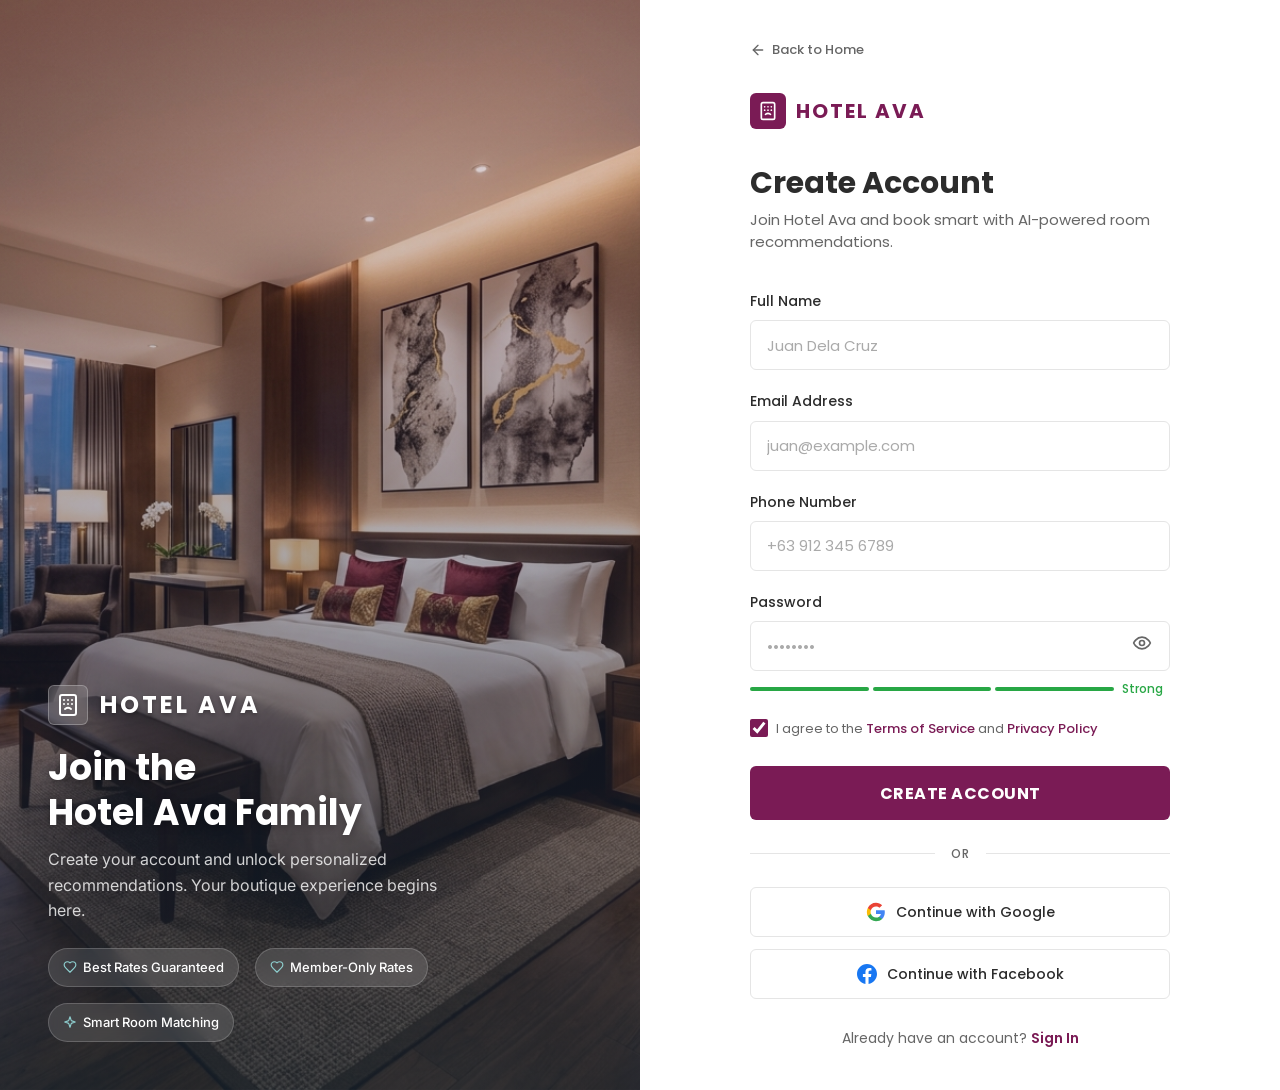
<file: register.html>
<!DOCTYPE html>
<html lang="en">
<head>
    <meta charset="UTF-8">
    <meta name="viewport" content="width=device-width, initial-scale=1.0">
    <title>Create Account | Hotel Ava - Boutique Hotel Manila</title>
    <meta name="description" content="Create your Hotel Ava account to unlock personalized AI room recommendations and exclusive member-only rates.">

    <!-- Google Fonts -->
    <link rel="preconnect" href="https://fonts.googleapis.com">
    <link rel="preconnect" href="https://fonts.gstatic.com" crossorigin>
    <link href="https://fonts.googleapis.com/css2?family=Poppins:wght@300;400;500;600;700&family=Inter:wght@300;400;500;600;700&display=swap" rel="stylesheet">

    <!-- Styles -->
    <link rel="stylesheet" href="styles.css">
    <link rel="stylesheet" href="auth.css">
</head>
<body>

    <div class="auth-page">

        <!-- ═════════════════════════════════════════════════
             LEFT PANEL – Image
             ═════════════════════════════════════════════════ -->
        <div class="auth-image">
            <img src="images/room-deluxe.png"
                 alt="Hotel Ava boutique deluxe room interior"
                 class="auth-image__bg">
            <div class="auth-image__overlay"></div>
            <div class="auth-image__content">
                <div class="auth-image__logo">
                    <div class="auth-image__logo-icon">
                        <svg xmlns="http://www.w3.org/2000/svg" width="24" height="24" viewBox="0 0 24 24" fill="none" stroke="currentColor" stroke-width="2" stroke-linecap="round" stroke-linejoin="round"><path d="M18 2H6a2 2 0 0 0-2 2v16a2 2 0 0 0 2 2h12a2 2 0 0 0 2-2V4a2 2 0 0 0-2-2Z"/><path d="m9 16 .348-.24c1.465-1.013 3.84-1.013 5.304 0L15 16"/><path d="M8 7h.01"/><path d="M16 7h.01"/><path d="M12 7h.01"/><path d="M12 11h.01"/><path d="M16 11h.01"/><path d="M8 11h.01"/></svg>
                    </div>
                    <span class="auth-image__logo-text">HOTEL AVA</span>
                </div>
                <h2 class="auth-image__tagline">Join the<br>Hotel Ava Family</h2>
                <p class="auth-image__sub">Create your account and unlock personalized recommendations. Your boutique experience begins here.</p>
                <div class="auth-image__features">
                    <div class="auth-image__feature">
                        <svg xmlns="http://www.w3.org/2000/svg" width="14" height="14" viewBox="0 0 24 24" fill="none" stroke="currentColor" stroke-width="2" stroke-linecap="round" stroke-linejoin="round"><path d="M19 14c1.49-1.46 3-3.21 3-5.5A5.5 5.5 0 0 0 16.5 3c-1.76 0-3 .5-4.5 2-1.5-1.5-2.74-2-4.5-2A5.5 5.5 0 0 0 2 8.5c0 2.3 1.5 4.05 3 5.5l7 7Z"/></svg>
                        Best Rates Guaranteed
                    </div>
                    <div class="auth-image__feature">
                        <svg xmlns="http://www.w3.org/2000/svg" width="14" height="14" viewBox="0 0 24 24" fill="none" stroke="currentColor" stroke-width="2" stroke-linecap="round" stroke-linejoin="round"><path d="M19 14c1.49-1.46 3-3.21 3-5.5A5.5 5.5 0 0 0 16.5 3c-1.76 0-3 .5-4.5 2-1.5-1.5-2.74-2-4.5-2A5.5 5.5 0 0 0 2 8.5c0 2.3 1.5 4.05 3 5.5l7 7Z"/></svg>
                        Member-Only Rates
                    </div>
                    <div class="auth-image__feature">
                        <svg xmlns="http://www.w3.org/2000/svg" width="14" height="14" viewBox="0 0 24 24" fill="none" stroke="currentColor" stroke-width="2" stroke-linecap="round" stroke-linejoin="round"><path d="m12 3-1.912 5.813a2 2 0 0 1-1.275 1.275L3 12l5.813 1.912a2 2 0 0 1 1.275 1.275L12 21l1.912-5.813a2 2 0 0 1 1.275-1.275L21 12l-5.813-1.912a2 2 0 0 1-1.275-1.275L12 3Z"/></svg>
                        Smart Room Matching
                    </div>
                </div>
            </div>
        </div>

        <!-- ═════════════════════════════════════════════════
             RIGHT PANEL – Register Form
             ═════════════════════════════════════════════════ -->
        <div class="auth-form-panel">
            <div class="auth-form-container">

                <!-- Back link -->
                <a href="index.html" class="auth-back" id="back-link">
                    <svg xmlns="http://www.w3.org/2000/svg" width="16" height="16" viewBox="0 0 24 24" fill="none" stroke="currentColor" stroke-width="2" stroke-linecap="round" stroke-linejoin="round"><path d="m12 19-7-7 7-7"/><path d="M19 12H5"/></svg>
                    Back to Home
                </a>

                <!-- Logo -->
                <div class="auth-form__logo">
                    <div class="auth-form__logo-icon">
                        <svg xmlns="http://www.w3.org/2000/svg" width="20" height="20" viewBox="0 0 24 24" fill="none" stroke="currentColor" stroke-width="2" stroke-linecap="round" stroke-linejoin="round"><path d="M18 2H6a2 2 0 0 0-2 2v16a2 2 0 0 0 2 2h12a2 2 0 0 0 2-2V4a2 2 0 0 0-2-2Z"/><path d="m9 16 .348-.24c1.465-1.013 3.84-1.013 5.304 0L15 16"/><path d="M8 7h.01"/><path d="M16 7h.01"/><path d="M12 7h.01"/><path d="M12 11h.01"/><path d="M16 11h.01"/><path d="M8 11h.01"/></svg>
                    </div>
                    <span class="auth-form__logo-text">HOTEL AVA</span>
                </div>

                <!-- Heading -->
                <h1 class="auth-form__heading">Create Account</h1>
                <p class="auth-form__subheading">Join Hotel Ava and book smart with AI-powered room recommendations.</p>

                <!-- Form -->
                <form id="register-form" onsubmit="return false;">

                    <!-- Full Name -->
                    <div class="form-group">
                        <label for="reg-name">Full Name</label>
                        <div class="form-input-wrap">
                            <input type="text" id="reg-name" class="form-input" placeholder="Juan Dela Cruz">
                        </div>
                    </div>

                    <!-- Email -->
                    <div class="form-group">
                        <label for="reg-email">Email Address</label>
                        <div class="form-input-wrap">
                            <input type="email" id="reg-email" class="form-input" placeholder="juan@example.com">
                        </div>
                    </div>

                    <!-- Phone -->
                    <div class="form-group">
                        <label for="reg-phone">Phone Number</label>
                        <div class="form-input-wrap">
                            <input type="tel" id="reg-phone" class="form-input" placeholder="+63 912 345 6789">
                        </div>
                    </div>

                    <!-- Password -->
                    <div class="form-group">
                        <label for="reg-password">Password</label>
                        <div class="form-input-wrap">
                            <input type="password" id="reg-password" class="form-input" placeholder="••••••••">
                            <button type="button" class="form-eye-toggle" id="toggle-reg-password" aria-label="Toggle password visibility">
                                <svg xmlns="http://www.w3.org/2000/svg" width="20" height="20" viewBox="0 0 24 24" fill="none" stroke="currentColor" stroke-width="2" stroke-linecap="round" stroke-linejoin="round"><path d="M2 12s3-7 10-7 10 7 10 7-3 7-10 7-10-7-10-7Z"/><circle cx="12" cy="12" r="3"/></svg>
                            </button>
                        </div>
                        <!-- Password Strength -->
                        <div class="password-strength">
                            <div class="password-strength__bars">
                                <div class="password-strength__bar active"></div>
                                <div class="password-strength__bar active"></div>
                                <div class="password-strength__bar active"></div>
                            </div>
                            <span class="password-strength__text">Strong</span>
                        </div>
                    </div>

                    <!-- Terms -->
                    <div class="form-terms">
                        <label class="form-checkbox">
                            <input type="checkbox" checked>
                            <span>I agree to the <a href="#" onclick="event.preventDefault()">Terms of Service</a> and <a href="#" onclick="event.preventDefault()">Privacy Policy</a></span>
                        </label>
                    </div>

                    <!-- Submit -->
                    <button type="submit" class="auth-submit-btn" id="register-btn">
                        <span class="btn-text">Create Account</span>
                        <span class="btn-spinner"></span>
                        <span class="btn-check">
                            <svg xmlns="http://www.w3.org/2000/svg" width="28" height="28" viewBox="0 0 24 24" fill="none" stroke="currentColor" stroke-width="3" stroke-linecap="round" stroke-linejoin="round"><polyline points="20 6 9 17 4 12"/></svg>
                        </span>
                    </button>

                </form>

                <!-- Divider -->
                <div class="auth-divider">
                    <div class="auth-divider__line"></div>
                    <span class="auth-divider__text">or</span>
                    <div class="auth-divider__line"></div>
                </div>

                <!-- Social Sign Up -->
                <div class="social-buttons">
                    <button class="social-btn social-btn--google" id="google-btn">
                        <svg xmlns="http://www.w3.org/2000/svg" width="20" height="20" viewBox="0 0 24 24"><path d="M22.56 12.25c0-.78-.07-1.53-.2-2.25H12v4.26h5.92a5.06 5.06 0 0 1-2.2 3.32v2.77h3.57c2.08-1.92 3.28-4.74 3.28-8.09z" fill="#4285F4"/><path d="M12 23c2.97 0 5.46-.98 7.28-2.66l-3.57-2.77c-.98.66-2.23 1.06-3.71 1.06-2.86 0-5.29-1.93-6.16-4.53H2.18v2.84C3.99 20.53 7.7 23 12 23z" fill="#34A853"/><path d="M5.84 14.09c-.22-.66-.35-1.36-.35-2.09s.13-1.43.35-2.09V7.07H2.18C1.43 8.55 1 10.22 1 12s.43 3.45 1.18 4.93l2.85-2.22.81-.62z" fill="#FBBC05"/><path d="M12 5.38c1.62 0 3.06.56 4.21 1.64l3.15-3.15C17.45 2.09 14.97 1 12 1 7.7 1 3.99 3.47 2.18 7.07l3.66 2.84c.87-2.6 3.3-4.53 6.16-4.53z" fill="#EA4335"/></svg>
                        Continue with Google
                    </button>
                    <button class="social-btn social-btn--facebook" id="facebook-btn">
                        <svg xmlns="http://www.w3.org/2000/svg" width="20" height="20" viewBox="0 0 24 24" fill="#1877F2"><path d="M24 12.073c0-6.627-5.373-12-12-12s-12 5.373-12 12c0 5.99 4.388 10.954 10.125 11.854v-8.385H7.078v-3.47h3.047V9.43c0-3.007 1.792-4.669 4.533-4.669 1.312 0 2.686.235 2.686.235v2.953H15.83c-1.491 0-1.956.925-1.956 1.874v2.25h3.328l-.532 3.47h-2.796v8.385C19.612 23.027 24 18.062 24 12.073z"/></svg>
                        Continue with Facebook
                    </button>
                </div>

                <!-- Switch to Login -->
                <p class="auth-switch">
                    Already have an account? <a href="login.html">Sign In</a>
                </p>

            </div>
        </div>

    </div>

    <script>
        // ── Password Toggle ──────────────────────────
        document.getElementById('toggle-reg-password').addEventListener('click', function() {
            const input = document.getElementById('reg-password');
            const isPassword = input.type === 'password';
            input.type = isPassword ? 'text' : 'password';
            this.innerHTML = isPassword
                ? '<svg xmlns="http://www.w3.org/2000/svg" width="20" height="20" viewBox="0 0 24 24" fill="none" stroke="currentColor" stroke-width="2" stroke-linecap="round" stroke-linejoin="round"><path d="M9.88 9.88a3 3 0 1 0 4.24 4.24"/><path d="M10.73 5.08A10.43 10.43 0 0 1 12 5c7 0 10 7 10 7a13.16 13.16 0 0 1-1.67 2.68"/><path d="M6.61 6.61A13.526 13.526 0 0 0 2 12s3 7 10 7a9.74 9.74 0 0 0 5.39-1.61"/><line x1="2" x2="22" y1="2" y2="22"/></svg>'
                : '<svg xmlns="http://www.w3.org/2000/svg" width="20" height="20" viewBox="0 0 24 24" fill="none" stroke="currentColor" stroke-width="2" stroke-linecap="round" stroke-linejoin="round"><path d="M2 12s3-7 10-7 10 7 10 7-3 7-10 7-10-7-10-7Z"/><circle cx="12" cy="12" r="3"/></svg>';
        });

        // ── Register handler ─────────────────────────
        function handleRegister(btn) {
            btn.classList.add('loading');

            setTimeout(() => {
                btn.classList.remove('loading');
                btn.classList.add('success');

                setTimeout(() => {
                    localStorage.setItem('hotelava_logged_in', 'true');
                    window.location.href = 'index.html';
                }, 600);
            }, 1200);
        }

        // Create Account button
        document.getElementById('register-btn').addEventListener('click', function() {
            handleRegister(this);
        });

        // Google
        document.getElementById('google-btn').addEventListener('click', function() {
            localStorage.setItem('hotelava_logged_in', 'true');
            window.location.href = 'index.html';
        });

        // Facebook
        document.getElementById('facebook-btn').addEventListener('click', function() {
            localStorage.setItem('hotelava_logged_in', 'true');
            window.location.href = 'index.html';
        });
    </script>

</body>
</html>
</file>
<file: styles.css>
/* ============================================================
   HOTEL AVA
   Room Booking System – Design System & Page Styles
   Modern Boutique Hotel, Conversion-Focused
   ============================================================ */

/* ---------- DESIGN TOKENS ---------- */
:root {
  /* Primary – Ava Violet */
  --winford-red: #7A1B55;
  --winford-red-dark: #6A1748;
  --winford-red-light: #8B2266;
  /* Accent – Ava Teal */
  --winford-gold: #77BCBC;
  --winford-gold-light: #8ECECE;
  --winford-brown: #1B2B3A;

  /* Supporting */
  --white: #FFFFFF;
  --cream: #F5F1ED;
  --dark: #2C2C2C;
  --medium-gray: #666666;
  --light-gray: #E5E5E5;
  --border-gray: #E0E0E0;

  /* Functional */
  --success: #28A745;
  --success-bg: #E8F5E9;
  --success-dark: #2E7D32;
  --warning: #FF9800;
  --warning-bg: #FFF3E0;
  --alert: #DC3545;

  /* Typography */
  --font-primary: 'Poppins', sans-serif;
  --font-body: 'Inter', sans-serif;

  /* Shadows */
  --shadow-sm: 0 1px 3px rgba(0,0,0,0.06);
  --shadow-card: 0 2px 8px rgba(0,0,0,0.08);
  --shadow-card-hover: 0 4px 16px rgba(122,27,85,0.15);
  --shadow-lg: 0 4px 12px rgba(0,0,0,0.15);
  --shadow-xl: 0 8px 24px rgba(0,0,0,0.18);
  --shadow-red: 0 4px 12px rgba(122,27,85,0.4);

  /* Radius */
  --radius-sm: 4px;
  --radius-md: 6px;
  --radius-lg: 8px;
  --radius-pill: 24px;
  --radius-round: 50%;

  /* Transitions */
  --transition: 0.3s ease;
  --transition-fast: 0.15s ease;
}

/* ---------- RESET & BASE ---------- */
*, *::before, *::after {
  box-sizing: border-box;
  margin: 0;
  padding: 0;
}

html {
  scroll-behavior: smooth;
  -webkit-font-smoothing: antialiased;
  -moz-osx-font-smoothing: grayscale;
}

body {
  font-family: var(--font-body);
  background: var(--cream);
  color: var(--dark);
  line-height: 1.6;
  overflow-x: hidden;
}

a {
  color: inherit;
  text-decoration: none;
}

button {
  cursor: pointer;
  font-family: var(--font-primary);
  border: none;
  outline: none;
}

img {
  max-width: 100%;
  height: auto;
  display: block;
}

select, input {
  font-family: var(--font-body);
}

/* ---------- UTILITY CLASSES ---------- */
.container {
  max-width: 1200px;
  margin: 0 auto;
  padding: 0 24px;
}

.sr-only {
  position: absolute;
  width: 1px;
  height: 1px;
  padding: 0;
  margin: -1px;
  overflow: hidden;
  clip: rect(0,0,0,0);
  white-space: nowrap;
  border: 0;
}

/* ============================================================
   NAVBAR
   ============================================================ */
.navbar {
  position: sticky;
  top: 0;
  z-index: 100;
  background: var(--white);
  box-shadow: 0 2px 4px rgba(0,0,0,0.08);
  height: 70px;
}

.navbar .container {
  display: flex;
  align-items: center;
  justify-content: space-between;
  height: 100%;
}

/* Logo */
.navbar__logo {
  display: flex;
  align-items: center;
  gap: 10px;
  flex-shrink: 0;
}

.navbar__logo-icon {
  width: 36px;
  height: 36px;
  background: var(--winford-red);
  border-radius: var(--radius-md);
  display: flex;
  align-items: center;
  justify-content: center;
  color: var(--white);
}

.navbar__logo-icon svg {
  width: 22px;
  height: 22px;
}

.navbar__logo-text {
  font-family: var(--font-primary);
  font-size: 22px;
  font-weight: 700;
  color: var(--winford-red);
  letter-spacing: 2px;
}

.navbar__logo-sub {
  font-family: var(--font-body);
  font-size: 9px;
  font-weight: 500;
  color: var(--medium-gray);
  letter-spacing: 3px;
  text-transform: uppercase;
  margin-top: -2px;
}

/* Nav Links */
.navbar__links {
  display: flex;
  align-items: center;
  gap: 32px;
  list-style: none;
}

.navbar__links a {
  font-family: var(--font-primary);
  font-size: 15px;
  font-weight: 500;
  color: var(--dark);
  position: relative;
  padding: 4px 0;
  transition: color var(--transition-fast);
}

.navbar__links a:hover,
.navbar__links a.active {
  color: var(--winford-red);
}

.navbar__links a.active::after {
  content: '';
  position: absolute;
  bottom: -4px;
  left: 0;
  right: 0;
  height: 2px;
  background: var(--winford-red);
  border-radius: 2px;
}

/* Nav Actions */
.navbar__actions {
  display: flex;
  align-items: center;
  gap: 12px;
}

/* Guest buttons */
.btn-signin {
  font-family: var(--font-primary);
  font-size: 14px;
  font-weight: 600;
  color: var(--winford-red);
  border: 2px solid var(--winford-red);
  background: transparent;
  padding: 8px 22px;
  border-radius: var(--radius-md);
  transition: all var(--transition);
}

.btn-signin:hover {
  background: var(--winford-red);
  color: var(--white);
}

.btn-create-account {
  font-family: var(--font-primary);
  font-size: 14px;
  font-weight: 600;
  color: var(--white);
  background: var(--winford-red);
  padding: 8px 22px;
  border-radius: var(--radius-md);
  transition: all var(--transition);
}

.btn-create-account:hover {
  background: var(--winford-red-dark);
  box-shadow: var(--shadow-red);
}

/* Registered User Nav */
.navbar__user {
  display: flex;
  align-items: center;
  gap: 16px;
}

.navbar__welcome {
  font-family: var(--font-primary);
  font-size: 14px;
  font-weight: 500;
  color: var(--dark);
}

.navbar__points {
  display: flex;
  align-items: center;
  gap: 4px;
  font-family: var(--font-primary);
  font-size: 13px;
  font-weight: 600;
  color: var(--winford-gold);
  background: rgba(184,134,11,0.08);
  padding: 4px 12px;
  border-radius: var(--radius-pill);
}

.navbar__profile {
  position: relative;
}

.navbar__profile-btn {
  display: flex;
  align-items: center;
  gap: 8px;
  background: none;
  padding: 4px;
  cursor: pointer;
}

.navbar__avatar {
  width: 40px;
  height: 40px;
  border-radius: var(--radius-round);
  background: linear-gradient(135deg, var(--winford-red), var(--winford-red-dark));
  color: var(--white);
  display: flex;
  align-items: center;
  justify-content: center;
  font-family: var(--font-primary);
  font-size: 16px;
  font-weight: 600;
}

.navbar__profile-arrow {
  color: var(--medium-gray);
  transition: transform var(--transition-fast);
}

.navbar__profile-btn:hover .navbar__profile-arrow {
  color: var(--dark);
}

.navbar__profile.open .navbar__profile-arrow {
  transform: rotate(180deg);
}

/* Profile Dropdown */
.navbar__dropdown {
  position: absolute;
  top: calc(100% + 8px);
  right: 0;
  min-width: 200px;
  background: var(--white);
  border-radius: var(--radius-lg);
  box-shadow: var(--shadow-xl);
  border: 1px solid var(--light-gray);
  opacity: 0;
  visibility: hidden;
  transform: translateY(-8px);
  transition: all var(--transition-fast);
  overflow: hidden;
  z-index: 200;
}

.navbar__profile.open .navbar__dropdown {
  opacity: 1;
  visibility: visible;
  transform: translateY(0);
}

.navbar__dropdown a {
  display: flex;
  align-items: center;
  gap: 10px;
  padding: 12px 16px;
  font-family: var(--font-primary);
  font-size: 14px;
  font-weight: 500;
  color: var(--dark);
  transition: background var(--transition-fast);
}

.navbar__dropdown a:hover {
  background: var(--cream);
}

.navbar__dropdown a svg {
  width: 18px;
  height: 18px;
  color: var(--medium-gray);
}

.navbar__dropdown-divider {
  height: 1px;
  background: var(--light-gray);
}

.navbar__dropdown a.logout {
  color: var(--winford-red);
}

.navbar__dropdown a.logout svg {
  color: var(--winford-red);
}

/* Mobile Hamburger */
.navbar__hamburger {
  display: none;
  background: none;
  padding: 8px;
  color: var(--dark);
}

.navbar__hamburger svg {
  width: 24px;
  height: 24px;
}

/* Mobile Menu Drawer */
.mobile-drawer {
  display: none;
  position: fixed;
  top: 0;
  left: 0;
  right: 0;
  bottom: 0;
  z-index: 200;
}

.mobile-drawer.open {
  display: block;
}

.mobile-drawer__overlay {
  position: absolute;
  inset: 0;
  background: rgba(0,0,0,0.5);
  animation: fadeIn 0.2s ease;
}

.mobile-drawer__panel {
  position: absolute;
  top: 0;
  left: 0;
  width: 300px;
  height: 100%;
  background: var(--white);
  box-shadow: var(--shadow-xl);
  padding: 24px;
  animation: slideInLeft 0.3s ease;
  overflow-y: auto;
}

.mobile-drawer__close {
  background: none;
  padding: 4px;
  margin-bottom: 24px;
  color: var(--medium-gray);
}

.mobile-drawer__links {
  list-style: none;
  margin-bottom: 24px;
}

.mobile-drawer__links a {
  display: block;
  padding: 14px 0;
  font-family: var(--font-primary);
  font-size: 16px;
  font-weight: 500;
  color: var(--dark);
  border-bottom: 1px solid var(--light-gray);
}

.mobile-drawer__links a:hover {
  color: var(--winford-red);
}

.mobile-drawer__actions {
  display: flex;
  flex-direction: column;
  gap: 10px;
}

.mobile-drawer__actions .btn-signin,
.mobile-drawer__actions .btn-create-account {
  text-align: center;
  width: 100%;
  padding: 12px;
}

/* State toggle (dev tool) */
.state-toggle {
  position: fixed;
  bottom: 20px;
  right: 20px;
  z-index: 300;
  display: flex;
  align-items: center;
  gap: 10px;
  background: var(--white);
  border: 1px solid var(--light-gray);
  padding: 10px 16px;
  border-radius: var(--radius-lg);
  box-shadow: var(--shadow-lg);
  font-family: var(--font-primary);
  font-size: 13px;
  font-weight: 500;
  color: var(--dark);
}

.state-toggle__switch {
  position: relative;
  width: 48px;
  height: 26px;
  background: var(--light-gray);
  border-radius: 13px;
  cursor: pointer;
  transition: background var(--transition);
}

.state-toggle__switch.active {
  background: var(--winford-red);
}

.state-toggle__switch::after {
  content: '';
  position: absolute;
  top: 3px;
  left: 3px;
  width: 20px;
  height: 20px;
  background: var(--white);
  border-radius: var(--radius-round);
  transition: transform var(--transition);
  box-shadow: 0 1px 3px rgba(0,0,0,0.2);
}

.state-toggle__switch.active::after {
  transform: translateX(22px);
}

.state-toggle__label {
  min-width: 70px;
}

/* ============================================================
   HERO SECTION
   ============================================================ */
.hero {
  position: relative;
  height: 520px;
  overflow: hidden;
  display: flex;
  align-items: center;
  justify-content: center;
}

.hero__bg {
  position: absolute;
  inset: 0;
  width: 100%;
  height: 100%;
  object-fit: cover;
}

.hero__overlay {
  position: absolute;
  inset: 0;
  background: linear-gradient(
    180deg,
    rgba(27, 43, 58, 0.45) 0%,
    rgba(122, 27, 85, 0.30) 100%
  );
}

.hero__content {
  position: relative;
  z-index: 2;
  text-align: center;
  padding: 0 24px;
  max-width: 800px;
  width: 100%;
}

.hero__headline {
  font-family: var(--font-primary);
  font-size: 46px;
  font-weight: 700;
  color: var(--white);
  line-height: 1.2;
  margin-bottom: 12px;
  text-shadow: 0 2px 8px rgba(0,0,0,0.25);
}

.hero__subtext {
  font-family: var(--font-primary);
  font-size: 19px;
  font-weight: 400;
  color: rgba(255,255,255,0.9);
  margin-bottom: 32px;
  text-shadow: 0 1px 4px rgba(0,0,0,0.2);
}

.hero__cta-message {
  font-family: var(--font-primary);
  font-size: 15px;
  font-weight: 500;
  color: var(--winford-gold-light);
  margin-top: 20px;
  display: flex;
  align-items: center;
  justify-content: center;
  gap: 6px;
}

/* ============================================================
   SEARCH BAR
   ============================================================ */
.search-bar {
  position: relative;
  z-index: 10;
  margin-top: -36px;
}

.search-bar__inner {
  background: var(--white);
  border-radius: var(--radius-lg);
  box-shadow: var(--shadow-xl);
  display: flex;
  align-items: stretch;
  overflow: hidden;
}

.search-bar__field {
  flex: 1;
  padding: 16px 20px;
  border-right: 1px solid var(--light-gray);
  display: flex;
  flex-direction: column;
  gap: 4px;
  cursor: pointer;
  transition: background var(--transition-fast);
  position: relative;
}

.search-bar__field:hover {
  background: #FAFAFA;
}

.search-bar__label {
  font-family: var(--font-primary);
  font-size: 11px;
  font-weight: 600;
  color: var(--medium-gray);
  text-transform: uppercase;
  letter-spacing: 0.5px;
  display: flex;
  align-items: center;
  gap: 6px;
}

.search-bar__label svg {
  width: 14px;
  height: 14px;
}

.search-bar__value {
  font-family: var(--font-primary);
  font-size: 15px;
  font-weight: 600;
  color: var(--dark);
}

.search-bar__input {
  font-family: var(--font-primary);
  font-size: 15px;
  font-weight: 600;
  color: var(--dark);
  border: none;
  outline: none;
  background: transparent;
  width: 100%;
  cursor: pointer;
}

.search-bar__select {
  font-family: var(--font-primary);
  font-size: 15px;
  font-weight: 600;
  color: var(--dark);
  border: none;
  outline: none;
  background: transparent;
  width: 100%;
  cursor: pointer;
  -webkit-appearance: none;
  appearance: none;
}

.search-bar__btn {
  flex-shrink: 0;
  background: var(--winford-red);
  color: var(--white);
  font-family: var(--font-primary);
  font-size: 16px;
  font-weight: 700;
  text-transform: uppercase;
  letter-spacing: 0.5px;
  padding: 16px 36px;
  border: none;
  cursor: pointer;
  transition: all var(--transition);
  display: flex;
  align-items: center;
  gap: 8px;
  white-space: nowrap;
}

.search-bar__btn:hover {
  background: var(--winford-red-dark);
  box-shadow: var(--shadow-red);
}

.search-bar__btn svg {
  width: 20px;
  height: 20px;
}

/* ============================================================
   FILTER PILLS
   ============================================================ */
.filter-pills {
  background: var(--white);
  padding: 28px 0;
  border-bottom: 1px solid var(--light-gray);
}

.filter-pills__inner {
  display: flex;
  align-items: center;
  gap: 12px;
  overflow-x: auto;
  -webkit-overflow-scrolling: touch;
  scrollbar-width: none;
  padding-bottom: 4px;
}

.filter-pills__inner::-webkit-scrollbar {
  display: none;
}

.filter-pill {
  flex-shrink: 0;
  font-family: var(--font-primary);
  font-size: 14px;
  font-weight: 500;
  padding: 10px 22px;
  border-radius: var(--radius-pill);
  border: 1px solid var(--light-gray);
  background: var(--white);
  color: var(--dark);
  cursor: pointer;
  transition: all var(--transition);
  white-space: nowrap;
}

.filter-pill:hover {
  border-color: var(--winford-red);
  color: var(--winford-red);
}

.filter-pill.active {
  background: var(--winford-red);
  border-color: var(--winford-red);
  color: var(--white);
  font-weight: 600;
  box-shadow: 0 2px 8px rgba(139,21,56,0.3);
}

/* ============================================================
   PERSONALIZED RECOMMENDATIONS (Registered Only)
   ============================================================ */
.personalized-section {
  background: var(--cream);
  padding: 56px 0;
  border-top: 3px solid var(--winford-gold);
  display: none;
}

.personalized-section.visible {
  display: block;
}

.section-header {
  display: flex;
  align-items: flex-end;
  justify-content: space-between;
  margin-bottom: 28px;
}

.section-header__title {
  font-family: var(--font-primary);
  font-size: 26px;
  font-weight: 700;
  color: var(--dark);
  display: flex;
  align-items: center;
  gap: 10px;
}

.section-header__subtitle {
  font-family: var(--font-body);
  font-size: 15px;
  color: var(--medium-gray);
  margin-top: 6px;
}

.section-header__link {
  font-family: var(--font-primary);
  font-size: 14px;
  font-weight: 600;
  color: var(--winford-red);
  display: flex;
  align-items: center;
  gap: 4px;
  transition: gap var(--transition);
  flex-shrink: 0;
}

.section-header__link:hover {
  gap: 8px;
  text-decoration: underline;
}

.section-header__link svg {
  width: 16px;
  height: 16px;
}

/* Recommendation Cards */
.rec-cards {
  display: flex;
  gap: 24px;
  overflow-x: auto;
  -webkit-overflow-scrolling: touch;
  scrollbar-width: none;
  padding-bottom: 8px;
}

.rec-cards::-webkit-scrollbar {
  display: none;
}

.rec-card {
  flex: 0 0 280px;
  background: var(--white);
  border-radius: var(--radius-lg);
  border: 1px solid var(--light-gray);
  overflow: hidden;
  transition: all var(--transition);
  cursor: pointer;
}

.rec-card:hover {
  box-shadow: var(--shadow-card-hover);
  transform: translateY(-4px);
}

.rec-card__image {
  position: relative;
  height: 190px;
  overflow: hidden;
}

.rec-card__image img {
  width: 100%;
  height: 100%;
  object-fit: cover;
  transition: transform var(--transition);
}

.rec-card:hover .rec-card__image img {
  transform: scale(1.05);
}

.rec-card__badge {
  position: absolute;
  top: 12px;
  left: 12px;
  background: var(--winford-gold);
  color: var(--white);
  font-family: var(--font-primary);
  font-size: 11px;
  font-weight: 700;
  padding: 5px 10px;
  border-radius: var(--radius-sm);
  display: flex;
  align-items: center;
  gap: 4px;
}

.rec-card__badge svg {
  width: 12px;
  height: 12px;
}

.rec-card__body {
  padding: 16px;
}

.rec-card__name {
  font-family: var(--font-primary);
  font-size: 17px;
  font-weight: 600;
  color: var(--dark);
  margin-bottom: 4px;
}

.rec-card__specs {
  font-family: var(--font-body);
  font-size: 13px;
  color: var(--medium-gray);
  margin-bottom: 10px;
}

.rec-card__rating {
  display: inline-flex;
  align-items: center;
  gap: 6px;
  margin-bottom: 12px;
}

.rec-card__rating-badge {
  background: var(--success);
  color: var(--white);
  font-family: var(--font-primary);
  font-size: 12px;
  font-weight: 700;
  padding: 3px 8px;
  border-radius: var(--radius-sm);
}

.rec-card__rating-text {
  font-family: var(--font-body);
  font-size: 12px;
  color: var(--medium-gray);
}

.rec-card__price {
  display: flex;
  align-items: baseline;
  gap: 8px;
}

.rec-card__price-current {
  font-family: var(--font-primary);
  font-size: 22px;
  font-weight: 700;
  color: var(--winford-red);
}

.rec-card__price-label {
  font-size: 13px;
  color: var(--medium-gray);
}

.rec-card__link {
  display: block;
  margin-top: 12px;
  font-family: var(--font-primary);
  font-size: 13px;
  font-weight: 600;
  color: var(--winford-red);
  transition: all var(--transition-fast);
}

.rec-card__link:hover {
  text-decoration: underline;
}

/* ============================================================
   AVAILABLE ROOMS SECTION
   ============================================================ */
.rooms-section {
  padding: 56px 0 80px;
}

.rooms-header {
  display: flex;
  align-items: flex-end;
  justify-content: space-between;
  margin-bottom: 28px;
  flex-wrap: wrap;
  gap: 16px;
}

.rooms-header__title {
  font-family: var(--font-primary);
  font-size: 30px;
  font-weight: 700;
  color: var(--dark);
}

.rooms-header__subtitle {
  font-family: var(--font-body);
  font-size: 15px;
  color: var(--medium-gray);
  margin-top: 4px;
}

.rooms-header__sort {
  display: flex;
  align-items: center;
  gap: 8px;
  font-family: var(--font-primary);
  font-size: 14px;
  color: var(--medium-gray);
}

.rooms-header__sort select {
  font-family: var(--font-primary);
  font-size: 14px;
  font-weight: 500;
  color: var(--dark);
  padding: 8px 32px 8px 12px;
  border: 1px solid var(--light-gray);
  border-radius: var(--radius-md);
  background: var(--white);
  cursor: pointer;
  appearance: none;
  -webkit-appearance: none;
  background-image: url("data:image/svg+xml;charset=UTF-8,%3csvg xmlns='http://www.w3.org/2000/svg' viewBox='0 0 24 24' fill='none' stroke='%23666' stroke-width='2' stroke-linecap='round' stroke-linejoin='round'%3e%3cpath d='m6 9 6 6 6-6'/%3e%3c/svg%3e");
  background-repeat: no-repeat;
  background-position: right 8px center;
  background-size: 16px;
}

/* ============================================================
   ROOM CARD (Agoda Horizontal Style)
   ============================================================ */
.room-card {
  background: var(--white);
  border: 1px solid var(--light-gray);
  border-radius: var(--radius-lg);
  overflow: hidden;
  margin-bottom: 24px;
  transition: box-shadow var(--transition);
  display: flex;
}

.room-card:hover {
  box-shadow: var(--shadow-card-hover);
}

/* LEFT - Image */
.room-card__image {
  position: relative;
  width: 320px;
  min-height: 240px;
  flex-shrink: 0;
  overflow: hidden;
}

.room-card__image img {
  width: 100%;
  height: 100%;
  object-fit: cover;
  transition: transform 0.5s ease;
}

.room-card:hover .room-card__image img {
  transform: scale(1.04);
}

.room-card__badges {
  position: absolute;
  top: 12px;
  left: 12px;
  display: flex;
  flex-direction: column;
  gap: 6px;
}

.badge {
  display: inline-flex;
  align-items: center;
  gap: 4px;
  font-family: var(--font-primary);
  font-size: 11px;
  font-weight: 700;
  padding: 5px 10px;
  border-radius: var(--radius-sm);
  white-space: nowrap;
}

.badge--ai {
  background: var(--winford-gold);
  color: var(--white);
}

.badge--ai svg {
  width: 12px;
  height: 12px;
}

.badge--offer {
  background: var(--winford-red);
  color: var(--white);
}

.badge--available {
  background: var(--success);
  color: var(--white);
}

.badge--limited {
  background: var(--warning);
  color: var(--white);
  animation: pulse-glow 2s infinite;
}

.badge--soldout {
  background: var(--alert);
  color: var(--white);
}

/* Image deal tag */
.room-card__deal-tag {
  position: absolute;
  bottom: 12px;
  right: 12px;
  background: rgba(0,0,0,0.75);
  backdrop-filter: blur(4px);
  color: var(--white);
  font-family: var(--font-primary);
  font-size: 11px;
  font-weight: 600;
  padding: 5px 10px;
  border-radius: var(--radius-sm);
  display: flex;
  align-items: center;
  gap: 4px;
}

.room-card__deal-tag svg {
  width: 12px;
  height: 12px;
  color: #4CAF50;
}

/* CENTER - Details */
.room-card__details {
  flex: 1;
  padding: 20px;
  display: flex;
  flex-direction: column;
  min-width: 0;
}

.room-card__name {
  font-family: var(--font-primary);
  font-size: 21px;
  font-weight: 600;
  color: var(--dark);
  margin-bottom: 6px;
}

.room-card__specs {
  font-family: var(--font-body);
  font-size: 14px;
  color: var(--medium-gray);
  margin-bottom: 12px;
}

.room-card__specs span {
  margin: 0 4px;
  color: var(--light-gray);
}

.room-card__amenities {
  display: flex;
  flex-wrap: wrap;
  gap: 14px;
  margin-bottom: 14px;
}

.room-card__amenity {
  display: flex;
  align-items: center;
  gap: 5px;
  font-family: var(--font-body);
  font-size: 13px;
  color: var(--medium-gray);
}

.room-card__amenity svg {
  width: 16px;
  height: 16px;
  color: var(--winford-gold);
}

.room-card__rating {
  display: flex;
  align-items: center;
  gap: 8px;
  margin-bottom: 10px;
}

.rating-badge {
  background: var(--success);
  color: var(--white);
  font-family: var(--font-primary);
  font-size: 13px;
  font-weight: 700;
  padding: 4px 10px;
  border-radius: var(--radius-sm);
}

.rating-label {
  font-family: var(--font-primary);
  font-size: 13px;
  font-weight: 600;
  color: var(--dark);
}

.rating-count {
  font-family: var(--font-body);
  font-size: 12px;
  color: var(--medium-gray);
}

/* Availability */
.room-card__availability {
  font-family: var(--font-primary);
  font-size: 13px;
  font-weight: 600;
  display: flex;
  align-items: center;
  gap: 4px;
  margin-top: auto;
}

.room-card__availability.available {
  color: var(--success);
}

.room-card__availability.limited {
  color: var(--warning);
}

.room-card__availability.soldout {
  color: var(--alert);
}

/* Past stay tag (registered only) */
.room-card__past-stay {
  display: none;
  align-items: center;
  gap: 6px;
  background: var(--success-bg);
  color: var(--success-dark);
  font-family: var(--font-body);
  font-size: 12px;
  font-weight: 500;
  padding: 6px 12px;
  border-radius: var(--radius-sm);
  margin-top: 8px;
  width: fit-content;
}

.room-card__past-stay.visible {
  display: flex;
}

/* RIGHT - Price & CTA */
.room-card__pricing {
  width: 200px;
  flex-shrink: 0;
  padding: 20px;
  display: flex;
  flex-direction: column;
  align-items: flex-end;
  border-left: 1px solid var(--light-gray);
  background: #FDFDFD;
}

/* Wishlist (registered only) */
.room-card__wishlist {
  display: none;
  background: none;
  color: var(--light-gray);
  padding: 4px;
  margin-bottom: 8px;
  transition: all var(--transition-fast);
  align-self: flex-end;
}

.room-card__wishlist.visible {
  display: block;
}

.room-card__wishlist svg {
  width: 22px;
  height: 22px;
}

.room-card__wishlist:hover,
.room-card__wishlist.saved {
  color: var(--winford-red);
}

.room-card__wishlist.saved svg {
  fill: var(--winford-red);
}

.room-card__old-price {
  font-family: var(--font-body);
  font-size: 15px;
  color: var(--medium-gray);
  text-decoration: line-through;
  margin-bottom: 2px;
}

.room-card__current-price {
  font-family: var(--font-primary);
  font-size: 28px;
  font-weight: 700;
  color: var(--winford-red);
  line-height: 1;
}

.room-card__price-per {
  font-family: var(--font-body);
  font-size: 12px;
  color: var(--medium-gray);
  margin-top: 2px;
}

.room-card__total {
  font-family: var(--font-body);
  font-size: 13px;
  color: var(--medium-gray);
  margin-top: 8px;
}

.room-card__book-btn {
  width: 100%;
  background: var(--winford-red);
  color: var(--white);
  font-family: var(--font-primary);
  font-size: 14px;
  font-weight: 700;
  text-transform: uppercase;
  letter-spacing: 0.5px;
  padding: 14px 16px;
  border-radius: var(--radius-md);
  margin-top: 16px;
  transition: all var(--transition);
  display: flex;
  align-items: center;
  justify-content: center;
  gap: 6px;
}

.room-card__book-btn:hover {
  background: var(--winford-red-dark);
  box-shadow: var(--shadow-red);
  transform: translateY(-1px);
}

.room-card__book-btn.soldout {
  background: var(--light-gray);
  color: var(--medium-gray);
  cursor: not-allowed;
  box-shadow: none;
  pointer-events: none;
}

.room-card__details-link {
  display: block;
  text-align: center;
  margin-top: 10px;
  font-family: var(--font-primary);
  font-size: 13px;
  font-weight: 500;
  color: var(--winford-red);
  transition: all var(--transition-fast);
}

.room-card__details-link:hover {
  text-decoration: underline;
}

/* ============================================================
   SIGN-UP CTA BANNER (Guest Only)
   ============================================================ */
.signup-banner {
  background: linear-gradient(135deg, #7A1B55, #6A1748);
  border-radius: var(--radius-lg);
  padding: 40px;
  text-align: center;
  margin-bottom: 24px;
  position: relative;
  overflow: hidden;
}

.signup-banner::before {
  content: '';
  position: absolute;
  top: -50%;
  right: -20%;
  width: 300px;
  height: 300px;
  border-radius: 50%;
  background: rgba(255,255,255,0.05);
}

.signup-banner::after {
  content: '';
  position: absolute;
  bottom: -30%;
  left: -10%;
  width: 200px;
  height: 200px;
  border-radius: 50%;
  background: rgba(255,255,255,0.03);
}

.signup-banner.hidden {
  display: none;
}

.signup-banner__content {
  position: relative;
  z-index: 1;
}

.signup-banner__icon {
  font-size: 32px;
  margin-bottom: 12px;
}

.signup-banner__title {
  font-family: var(--font-primary);
  font-size: 22px;
  font-weight: 700;
  color: var(--white);
  margin-bottom: 8px;
}

.signup-banner__text {
  font-family: var(--font-body);
  font-size: 15px;
  color: rgba(255,255,255,0.85);
  margin-bottom: 20px;
}

.signup-banner__btn {
  background: var(--white);
  color: #7A1B55;
  font-family: var(--font-primary);
  font-size: 15px;
  font-weight: 700;
  padding: 14px 36px;
  border-radius: var(--radius-md);
  transition: all var(--transition);
  display: inline-flex;
  align-items: center;
  gap: 8px;
}

.signup-banner__btn:hover {
  transform: translateY(-2px);
  box-shadow: 0 4px 16px rgba(0,0,0,0.3);
}

/* ============================================================
   AI INSIGHTS WIDGET
   ============================================================ */
.ai-insights {
  background: var(--white);
  border: 1px solid var(--light-gray);
  border-left: 3px solid var(--winford-gold);
  border-radius: var(--radius-lg);
  padding: 20px 24px;
  margin-bottom: 32px;
}

.ai-insights__header {
  display: flex;
  align-items: center;
  gap: 8px;
  margin-bottom: 14px;
  font-family: var(--font-primary);
  font-size: 16px;
  font-weight: 700;
  color: var(--dark);
}

.ai-insights__header svg {
  width: 20px;
  height: 20px;
  color: var(--winford-gold);
}

.ai-insights__items {
  display: flex;
  flex-wrap: wrap;
  gap: 16px;
}

.ai-insights__item {
  display: flex;
  align-items: center;
  gap: 8px;
  font-family: var(--font-body);
  font-size: 13px;
  color: var(--medium-gray);
  background: var(--cream);
  padding: 8px 14px;
  border-radius: var(--radius-pill);
}

.ai-insights__item svg {
  width: 14px;
  height: 14px;
  flex-shrink: 0;
}

/* ============================================================
   FOOTER
   ============================================================ */
.footer {
  background: var(--dark);
  color: var(--white);
  padding: 48px 0 0;
}

.footer__grid {
  display: grid;
  grid-template-columns: 1.5fr 1fr 1fr 1.3fr;
  gap: 40px;
  margin-bottom: 40px;
}

.footer__brand {
  display: flex;
  flex-direction: column;
}

.footer__logo {
  display: flex;
  align-items: center;
  gap: 10px;
  margin-bottom: 16px;
}

.footer__logo-icon {
  width: 32px;
  height: 32px;
  background: #7A1B55;
  border-radius: var(--radius-sm);
  display: flex;
  align-items: center;
  justify-content: center;
}

.footer__logo-icon svg {
  width: 20px;
  height: 20px;
  color: var(--white);
}

.footer__logo-text {
  font-family: var(--font-primary);
  font-size: 20px;
  font-weight: 700;
  letter-spacing: 2px;
}

.footer__address {
  font-family: var(--font-body);
  font-size: 14px;
  color: #999;
  line-height: 1.7;
  margin-bottom: 16px;
}

.footer__contact-item {
  font-family: var(--font-body);
  font-size: 14px;
  color: #999;
  display: flex;
  align-items: center;
  gap: 8px;
  margin-bottom: 8px;
}

.footer__contact-item svg {
  width: 16px;
  height: 16px;
  color: var(--winford-gold);
}

.footer__col-title {
  font-family: var(--font-primary);
  font-size: 15px;
  font-weight: 600;
  color: var(--white);
  margin-bottom: 16px;
}

.footer__links {
  list-style: none;
}

.footer__links li {
  margin-bottom: 10px;
}

.footer__links a {
  font-family: var(--font-body);
  font-size: 14px;
  color: #999;
  transition: color var(--transition-fast);
}

.footer__links a:hover {
  color: var(--winford-gold);
}

/* Newsletter */
.footer__newsletter-text {
  font-family: var(--font-body);
  font-size: 14px;
  color: #999;
  margin-bottom: 12px;
}

.footer__newsletter-form {
  display: flex;
  gap: 0;
}

.footer__newsletter-input {
  flex: 1;
  padding: 10px 14px;
  background: #3a3a3a;
  border: 1px solid #555;
  border-right: none;
  border-radius: var(--radius-md) 0 0 var(--radius-md);
  color: var(--white);
  font-family: var(--font-body);
  font-size: 14px;
  outline: none;
}

.footer__newsletter-input::placeholder {
  color: #888;
}

.footer__newsletter-input:focus {
  border-color: var(--winford-gold);
}

.footer__newsletter-btn {
  background: var(--winford-red);
  color: var(--white);
  padding: 10px 18px;
  border: none;
  border-radius: 0 var(--radius-md) var(--radius-md) 0;
  cursor: pointer;
  transition: background var(--transition);
}

.footer__newsletter-btn:hover {
  background: var(--winford-red-dark);
}

.footer__newsletter-btn svg {
  width: 18px;
  height: 18px;
}

/* Footer Bottom */
.footer__bottom {
  border-top: 1px solid #444;
  padding: 20px 0;
  display: flex;
  align-items: center;
  justify-content: space-between;
}

.footer__copyright {
  font-family: var(--font-body);
  font-size: 13px;
  color: #777;
}

.footer__socials {
  display: flex;
  gap: 16px;
}

.footer__social-link {
  color: #777;
  transition: color var(--transition-fast);
}

.footer__social-link:hover {
  color: var(--winford-gold);
}

.footer__social-link svg {
  width: 20px;
  height: 20px;
}

/* ============================================================
   ANIMATIONS
   ============================================================ */
@keyframes fadeIn {
  from { opacity: 0; }
  to { opacity: 1; }
}

@keyframes slideInLeft {
  from { transform: translateX(-100%); }
  to { transform: translateX(0); }
}

@keyframes pulse-glow {
  0%, 100% { opacity: 1; }
  50% { opacity: 0.75; }
}

@keyframes fadeInUp {
  from {
    opacity: 0;
    transform: translateY(16px);
  }
  to {
    opacity: 1;
    transform: translateY(0);
  }
}

.room-card {
  animation: fadeInUp 0.4s ease backwards;
}

.room-card:nth-child(1) { animation-delay: 0.05s; }
.room-card:nth-child(2) { animation-delay: 0.1s; }
.room-card:nth-child(3) { animation-delay: 0.15s; }
.room-card:nth-child(4) { animation-delay: 0.2s; }
.room-card:nth-child(5) { animation-delay: 0.25s; }
.room-card:nth-child(6) { animation-delay: 0.3s; }

/* ============================================================
   RESPONSIVE (TABLET)
   ============================================================ */
@media (max-width: 1024px) {
  .room-card__image {
    width: 260px;
    min-height: 220px;
  }

  .room-card__pricing {
    width: 180px;
  }

  .room-card__current-price {
    font-size: 24px;
  }

  .footer__grid {
    grid-template-columns: 1fr 1fr;
    gap: 32px;
  }
}

/* ============================================================
   RESPONSIVE (MOBILE)
   ============================================================ */
@media (max-width: 768px) {
  .container {
    padding: 0 16px;
  }

  /* Navbar mobile */
  .navbar__links,
  .navbar__actions .btn-signin,
  .navbar__actions .btn-create-account,
  .navbar__welcome,
  .navbar__points {
    display: none;
  }

  .navbar__hamburger {
    display: block;
  }

  .navbar__user {
    gap: 8px;
  }

  /* Hero mobile */
  .hero {
    height: 440px;
  }

  .hero__headline {
    font-size: 30px;
  }

  .hero__subtext {
    font-size: 16px;
    margin-bottom: 24px;
  }

  .hero__cta-message {
    font-size: 13px;
  }

  /* Search bar mobile */
  .search-bar__inner {
    flex-direction: column;
    border-radius: var(--radius-lg);
  }

  .search-bar__field {
    border-right: none;
    border-bottom: 1px solid var(--light-gray);
    padding: 14px 16px;
  }

  .search-bar__btn {
    border-radius: 0 0 var(--radius-lg) var(--radius-lg);
    justify-content: center;
    padding: 16px;
  }

  /* Filters mobile */
  .filter-pills {
    padding: 20px 0;
  }

  /* Room cards mobile */
  .room-card {
    flex-direction: column;
  }

  .room-card__image {
    width: 100%;
    height: 220px;
    min-height: auto;
  }

  .room-card__pricing {
    width: 100%;
    flex-direction: row;
    flex-wrap: wrap;
    align-items: center;
    justify-content: space-between;
    border-left: none;
    border-top: 1px solid var(--light-gray);
    padding: 16px 20px;
  }

  .room-card__wishlist.visible {
    position: absolute;
    top: 12px;
    right: 12px;
    background: rgba(255,255,255,0.9);
    border-radius: var(--radius-round);
    padding: 6px;
  }

  .room-card__price-group {
    display: flex;
    align-items: baseline;
    gap: 8px;
  }

  .room-card__book-btn {
    width: auto;
    flex: 0 0 auto;
    margin-top: 0;
    padding: 12px 24px;
  }

  .room-card__details-link {
    margin-top: 0;
    margin-left: 8px;
  }

  .room-card__total {
    margin-top: 0;
  }

  /* Personalized section mobile */
  .rec-card {
    flex: 0 0 240px;
  }

  .rec-card__image {
    height: 160px;
  }

  .section-header {
    flex-direction: column;
    align-items: flex-start;
    gap: 8px;
  }

  .section-header__title {
    font-size: 22px;
  }

  /* Rooms header mobile */
  .rooms-header {
    flex-direction: column;
    align-items: flex-start;
  }

  .rooms-header__title {
    font-size: 24px;
  }

  /* Signup banner mobile */
  .signup-banner {
    padding: 28px 20px;
  }

  .signup-banner__title {
    font-size: 19px;
  }

  /* AI insights mobile */
  .ai-insights__items {
    flex-direction: column;
    gap: 8px;
  }

  /* Footer mobile */
  .footer__grid {
    grid-template-columns: 1fr;
    gap: 28px;
  }

  .footer__bottom {
    flex-direction: column;
    gap: 12px;
    text-align: center;
  }
}

@media (max-width: 480px) {
  .hero__headline {
    font-size: 26px;
  }

  .hero {
    height: 400px;
  }

  .room-card__name {
    font-size: 18px;
  }

  .room-card__current-price {
    font-size: 22px;
  }

  .rooms-header__title {
    font-size: 22px;
  }

  .state-toggle {
    bottom: 12px;
    right: 12px;
    font-size: 11px;
    padding: 8px 12px;
  }
}

/* ── Booking Modal ────────────────────────────────────────── */
.modal {
  display: none;
  position: fixed;
  z-index: 2000;
  inset: 0;
  background: rgba(0, 0, 0, 0.5);
  backdrop-filter: blur(4px);
  align-items: center;
  justify-content: center;
  padding: 20px;
}

.modal.open {
  display: flex;
}

.modal-content {
  background: var(--white);
  width: 100%;
  max-width: 500px;
  border-radius: var(--radius-lg);
  position: relative;
  padding: 40px;
  max-height: 90vh;
  overflow-y: auto;
  box-shadow: var(--shadow-xl);
}

.modal-close {
  position: absolute;
  top: 20px;
  right: 20px;
  background: none;
  border: none;
  font-size: 28px;
  cursor: pointer;
  color: var(--medium-gray);
  line-height: 1;
}

.booking-header {
  margin-bottom: 24px;
}

.booking-title {
  font-family: var(--font-primary);
  font-size: 22px;
  font-weight: 700;
  color: var(--dark);
  margin-bottom: 4px;
}

.booking-subtitle {
  font-family: var(--font-body);
  font-size: 13px;
  color: var(--medium-gray);
}

.form-group {
  margin-bottom: 20px;
}

.form-label {
  display: block;
  font-family: var(--font-primary);
  font-size: 14px;
  font-weight: 500;
  color: var(--dark);
  margin-bottom: 8px;
}

.required {
  color: #DC3545;
}

.form-input {
  width: 100%;
  height: 50px;
  border: 1px solid var(--light-gray);
  border-radius: var(--radius-md);
  padding: 0 16px;
  font-family: var(--font-body);
  font-size: 16px;
  color: var(--dark);
  background: var(--white);
  transition: all var(--transition-fast);
}

.form-input::placeholder {
  color: #999;
}

.form-input:focus {
  outline: none;
  border-color: #7A1B55;
  box-shadow: 0 0 0 3px rgba(122, 27, 85, 0.1);
}

.form-input.invalid {
  border-color: #DC3545;
}

.mobile-input-container {
  display: flex;
  border: 1px solid var(--light-gray);
  border-radius: var(--radius-md);
  overflow: hidden;
  transition: all var(--transition-fast);
}

.mobile-input-container:focus-within {
  border-color: #7A1B55;
  box-shadow: 0 0 0 3px rgba(122, 27, 85, 0.1);
}

.phone-prefix {
  background: #F8F9FA;
  border-right: 1px solid var(--light-gray);
  width: 60px;
  display: flex;
  align-items: center;
  justify-content: center;
  font-family: var(--font-body);
  font-size: 16px;
  font-weight: 500;
  color: var(--dark);
  flex-shrink: 0;
}

.mobile-input {
  border: none !important;
  border-radius: 0 !important;
  box-shadow: none !important;
}

.form-textarea {
  height: 100px;
  padding: 12px 16px;
  resize: none;
}

.error-msg {
  color: #DC3545;
  font-size: 13px;
  margin-top: 4px;
  min-height: 18px;
}

.privacy-notice {
  font-family: var(--font-body);
  font-size: 12px;
  color: var(--medium-gray);
  text-align: center;
  margin: 24px 0;
}

.privacy-notice a {
  color: #7A1B55;
  text-decoration: none;
  font-weight: 500;
}

.booking-submit-btn {
  width: 100%;
  height: 54px;
  background: #7A1B55;
  color: var(--white);
  border: none;
  border-radius: var(--radius-md);
  font-family: var(--font-primary);
  font-size: 16px;
  font-weight: 700;
  text-transform: uppercase;
  letter-spacing: 1px;
  cursor: pointer;
  transition: all var(--transition-fast);
}

.booking-submit-btn:hover:not(:disabled) {
  background: #5C1440;
  transform: translateY(-1px);
}

.booking-submit-btn:disabled {
  background: var(--light-gray);
  cursor: not-allowed;
}

.booking-summary {
  background: var(--cream);
  padding: 16px;
  border-radius: var(--radius-md);
  margin-bottom: 24px;
}

.booking-summary__room {
  font-weight: 700;
  color: var(--dark);
}

.booking-summary__price {
  color: #7A1B55;
  font-weight: 600;
}
</file>
<file: admin.css>
/* ============================================================
   HOTEL AVA – ADMIN DASHBOARD
   Modern admin panel with Deep Navy sidebar & Hotel Ava branding
   ============================================================ */

/* ── Admin Tokens ────────────────────────────────────────── */
:root {
  --sidebar-bg: #1B2B3A;
  --sidebar-w: 260px;
  --topbar-h: 70px;
  --page-bg: #F7F7F7;

  --status-confirmed: #28A745;
  --status-pending: #FFC107;
  --status-cancelled: #DC3545;
  --status-checkedin: #2196F3;
  --status-checkedout: #6C757D;
}

/* ── Admin Layout ────────────────────────────────────────── */
.admin-layout {
  display: flex;
  min-height: 100vh;
  background: var(--page-bg);
}

/* ============================================================
   SIDEBAR
   ============================================================ */
.sidebar {
  position: fixed;
  top: 0;
  left: 0;
  width: var(--sidebar-w);
  height: 100vh;
  background: var(--sidebar-bg);
  display: flex;
  flex-direction: column;
  z-index: 100;
  transition: transform 0.3s ease;
}

/* Logo area */
.sidebar__header {
  padding: 24px 20px;
  border-bottom: 1px solid rgba(255,255,255,0.08);
}

.sidebar__logo {
  display: flex;
  align-items: center;
  gap: 10px;
}

.sidebar__logo-icon {
  width: 36px;
  height: 36px;
  background: #7A1B55;
  border-radius: var(--radius-md);
  display: flex;
  align-items: center;
  justify-content: center;
  color: var(--white);
}

.sidebar__logo-icon svg {
  width: 20px;
  height: 20px;
}

.sidebar__logo-text {
  font-family: var(--font-primary);
  font-size: 18px;
  font-weight: 700;
  color: var(--white);
  letter-spacing: 2px;
}

.sidebar__logo-sub {
  font-family: var(--font-body);
  font-size: 11px;
  color: rgba(255,255,255,0.45);
  letter-spacing: 1px;
  margin-top: 2px;
}

/* Navigation */
.sidebar__nav {
  flex: 1;
  padding: 16px 0;
  overflow-y: auto;
}

.sidebar__section-label {
  font-family: var(--font-primary);
  font-size: 10px;
  font-weight: 600;
  color: rgba(255,255,255,0.3);
  text-transform: uppercase;
  letter-spacing: 1.5px;
  padding: 12px 20px 8px;
}

.sidebar__menu {
  list-style: none;
}

.sidebar__item {
  position: relative;
}

.sidebar__link {
  display: flex;
  align-items: center;
  gap: 12px;
  padding: 13px 20px;
  font-family: var(--font-primary);
  font-size: 14px;
  font-weight: 500;
  color: rgba(255,255,255,0.65);
  text-decoration: none;
  transition: all 0.2s ease;
  border-left: 4px solid transparent;
  cursor: pointer;
}

.sidebar__link svg {
  width: 20px;
  height: 20px;
  flex-shrink: 0;
}

.sidebar__link:hover {
  background: rgba(255,255,255,0.06);
  color: rgba(255,255,255,0.9);
}

.sidebar__link.active {
  background: #7A1B55;
  color: var(--white);
  font-weight: 600;
  border-left-color: #77BCBC;
}

.sidebar__link.active svg {
  color: #8ECECE;
}

.sidebar__badge {
  margin-left: auto;
  font-size: 11px;
  font-weight: 700;
  color: var(--white);
  background: #7A1B55;
  padding: 2px 8px;
  border-radius: 10px;
  min-width: 20px;
  text-align: center;
}

.sidebar__link.active .sidebar__badge {
  background: rgba(255,255,255,0.2);
}

/* Bottom profile */
.sidebar__footer {
  padding: 16px 20px;
  border-top: 1px solid rgba(255,255,255,0.08);
  display: flex;
  align-items: center;
  gap: 12px;
}

.sidebar__avatar {
  width: 42px;
  height: 42px;
  border-radius: 50%;
  background: linear-gradient(135deg, #7A1B55, #6A1748);
  color: var(--white);
  display: flex;
  align-items: center;
  justify-content: center;
  font-family: var(--font-primary);
  font-size: 15px;
  font-weight: 600;
  flex-shrink: 0;
}

.sidebar__user-info {
  flex: 1;
  min-width: 0;
}

.sidebar__user-name {
  font-family: var(--font-primary);
  font-size: 14px;
  font-weight: 600;
  color: var(--white);
  white-space: nowrap;
  overflow: hidden;
  text-overflow: ellipsis;
}

.sidebar__user-role {
  font-family: var(--font-body);
  font-size: 12px;
  color: rgba(255,255,255,0.4);
}

.sidebar__logout-btn {
  background: none;
  color: rgba(255,255,255,0.35);
  padding: 6px;
  border-radius: var(--radius-sm);
  transition: all 0.2s ease;
}

.sidebar__logout-btn:hover {
  color: var(--status-cancelled);
  background: rgba(220,53,69,0.1);
}

.sidebar__logout-btn svg {
  width: 18px;
  height: 18px;
}

/* ============================================================
   MAIN CONTENT WRAPPER
   ============================================================ */
.admin-main {
  flex: 1;
  margin-left: var(--sidebar-w);
  display: flex;
  flex-direction: column;
  min-height: 100vh;
}

/* ============================================================
   TOP BAR
   ============================================================ */
.topbar {
  position: sticky;
  top: 0;
  z-index: 50;
  background: var(--white);
  height: var(--topbar-h);
  box-shadow: 0 2px 4px rgba(0,0,0,0.06);
  display: flex;
  align-items: center;
  padding: 0 32px;
  gap: 24px;
}

.topbar__left {
  flex-shrink: 0;
}

.topbar__title {
  font-family: var(--font-primary);
  font-size: 22px;
  font-weight: 700;
  color: var(--dark);
}

.topbar__breadcrumb {
  font-family: var(--font-body);
  font-size: 12px;
  color: var(--medium-gray);
  margin-top: 2px;
}

.topbar__search {
  flex: 1;
  max-width: 420px;
  margin: 0 auto;
  position: relative;
}

.topbar__search-input {
  width: 100%;
  height: 42px;
  background: var(--page-bg);
  border: 1px solid var(--light-gray);
  border-radius: 22px;
  padding: 0 16px 0 42px;
  font-family: var(--font-body);
  font-size: 14px;
  color: var(--dark);
  outline: none;
  transition: all 0.2s ease;
}

.topbar__search-input::placeholder {
  color: #AAAAAA;
}

.topbar__search-input:focus {
  border-color: #7A1B55;
  box-shadow: 0 0 0 3px rgba(122,27,85,0.10);
}

.topbar__search-icon {
  position: absolute;
  top: 50%;
  left: 14px;
  transform: translateY(-50%);
  color: var(--medium-gray);
}

.topbar__search-icon svg {
  width: 18px;
  height: 18px;
}

.topbar__right {
  display: flex;
  align-items: center;
  gap: 8px;
  flex-shrink: 0;
}

.topbar__icon-btn {
  position: relative;
  width: 42px;
  height: 42px;
  border-radius: 50%;
  background: var(--page-bg);
  display: flex;
  align-items: center;
  justify-content: center;
  color: var(--medium-gray);
  transition: all 0.2s ease;
}

.topbar__icon-btn:hover {
  background: var(--light-gray);
  color: var(--dark);
}

.topbar__icon-btn svg {
  width: 20px;
  height: 20px;
}

.topbar__notification-dot {
  position: absolute;
  top: 8px;
  right: 8px;
  width: 9px;
  height: 9px;
  background: var(--status-cancelled);
  border-radius: 50%;
  border: 2px solid var(--white);
}

.topbar__profile {
  display: flex;
  align-items: center;
  gap: 10px;
  padding: 4px 8px 4px 4px;
  border-radius: var(--radius-lg);
  cursor: pointer;
  transition: background 0.2s ease;
}

.topbar__profile:hover {
  background: var(--page-bg);
}

.topbar__profile-avatar {
  width: 36px;
  height: 36px;
  border-radius: 50%;
  background: linear-gradient(135deg, #7A1B55, #6A1748);
  color: var(--white);
  display: flex;
  align-items: center;
  justify-content: center;
  font-family: var(--font-primary);
  font-size: 13px;
  font-weight: 600;
}

.topbar__profile-name {
  font-family: var(--font-primary);
  font-size: 14px;
  font-weight: 500;
  color: var(--dark);
}

.topbar__hamburger {
  display: none;
  background: none;
  color: var(--dark);
  padding: 4px;
}

.topbar__hamburger svg {
  width: 24px;
  height: 24px;
}

/* ============================================================
   DASHBOARD CONTENT
   ============================================================ */
.dashboard {
  padding: 32px;
  flex: 1;
}

/* ── Stat Cards ──────────────────────────────────────────── */
.stats-grid {
  display: grid;
  grid-template-columns: repeat(4, 1fr);
  gap: 20px;
  margin-bottom: 32px;
}

.stat-card {
  background: var(--white);
  border: 1px solid var(--light-gray);
  border-radius: var(--radius-lg);
  padding: 24px;
  box-shadow: 0 2px 8px rgba(0,0,0,0.04);
  transition: all 0.2s ease;
}

.stat-card:hover {
  box-shadow: 0 4px 12px rgba(0,0,0,0.08);
  transform: translateY(-2px);
}

.stat-card__header {
  display: flex;
  align-items: center;
  justify-content: space-between;
  margin-bottom: 16px;
}

.stat-card__label {
  font-family: var(--font-primary);
  font-size: 13px;
  font-weight: 500;
  color: var(--medium-gray);
}

.stat-card__icon {
  width: 42px;
  height: 42px;
  border-radius: var(--radius-lg);
  display: flex;
  align-items: center;
  justify-content: center;
}

.stat-card__icon svg {
  width: 22px;
  height: 22px;
}

.stat-card__icon--red {
  background: rgba(122,27,85,0.08);
  color: #7A1B55;
}

.stat-card__icon--gold {
  background: rgba(119,188,188,0.12);
  color: #77BCBC;
}

.stat-card__icon--gray {
  background: rgba(108,117,125,0.08);
  color: var(--status-checkedout);
}

.stat-card__icon--green {
  background: rgba(40,167,69,0.08);
  color: var(--status-confirmed);
}

.stat-card__value {
  font-family: var(--font-primary);
  font-size: 34px;
  font-weight: 700;
  color: var(--dark);
  line-height: 1;
  margin-bottom: 10px;
}

.stat-card__trend {
  display: flex;
  align-items: center;
  gap: 4px;
  font-family: var(--font-body);
  font-size: 13px;
  font-weight: 500;
}

.stat-card__trend--up {
  color: var(--status-confirmed);
}

.stat-card__trend--down {
  color: var(--status-cancelled);
}

.stat-card__trend svg {
  width: 14px;
  height: 14px;
}

.stat-card__trend span {
  color: var(--medium-gray);
  font-weight: 400;
}

/* ── Charts Row ──────────────────────────────────────────── */
.charts-row {
  display: grid;
  grid-template-columns: 3fr 2fr;
  gap: 20px;
  margin-bottom: 32px;
}

.chart-card {
  background: var(--white);
  border: 1px solid var(--light-gray);
  border-radius: var(--radius-lg);
  padding: 24px;
  box-shadow: 0 2px 8px rgba(0,0,0,0.04);
}

.chart-card__header {
  display: flex;
  align-items: center;
  justify-content: space-between;
  margin-bottom: 24px;
}

.chart-card__title {
  font-family: var(--font-primary);
  font-size: 17px;
  font-weight: 600;
  color: var(--dark);
}

.chart-card__filter {
  font-family: var(--font-primary);
  font-size: 13px;
  font-weight: 500;
  color: var(--medium-gray);
  background: var(--page-bg);
  border: 1px solid var(--light-gray);
  padding: 6px 14px;
  border-radius: var(--radius-md);
  cursor: pointer;
  outline: none;
}

.chart-card__body {
  position: relative;
}

.chart-card__body canvas {
  width: 100% !important;
  height: 260px !important;
}

/* Donut center text */
.donut-center {
  position: absolute;
  top: 50%;
  left: 50%;
  transform: translate(-50%, -50%);
  text-align: center;
  pointer-events: none;
}

.donut-center__value {
  font-family: var(--font-primary);
  font-size: 32px;
  font-weight: 700;
  color: var(--dark);
}

.donut-center__label {
  font-family: var(--font-body);
  font-size: 13px;
  color: var(--medium-gray);
}

.chart-legend {
  display: flex;
  justify-content: center;
  gap: 24px;
  margin-top: 20px;
}

.chart-legend__item {
  display: flex;
  align-items: center;
  gap: 6px;
  font-family: var(--font-body);
  font-size: 13px;
  color: var(--medium-gray);
}

.chart-legend__dot {
  width: 10px;
  height: 10px;
  border-radius: 50%;
  flex-shrink: 0;
}

.chart-legend__count {
  font-weight: 600;
  color: var(--dark);
}

/* ── Bookings Table Card ─────────────────────────────────── */
.table-card {
  background: var(--white);
  border: 1px solid var(--light-gray);
  border-radius: var(--radius-lg);
  box-shadow: 0 2px 8px rgba(0,0,0,0.04);
  overflow: hidden;
}

.table-card__header {
  display: flex;
  align-items: center;
  justify-content: space-between;
  padding: 20px 24px;
  border-bottom: 1px solid var(--light-gray);
}

.table-card__title {
  font-family: var(--font-primary);
  font-size: 17px;
  font-weight: 600;
  color: var(--dark);
}

.table-card__link {
  font-family: var(--font-primary);
  font-size: 14px;
  font-weight: 500;
  color: #7A1B55;
  text-decoration: none;
  display: flex;
  align-items: center;
  gap: 4px;
  transition: color 0.2s ease;
}

.table-card__link:hover {
  color: #6A1748;
}

.table-card__link svg {
  width: 16px;
  height: 16px;
}

/* Table */
.data-table {
  width: 100%;
  border-collapse: collapse;
}

.data-table thead th {
  font-family: var(--font-primary);
  font-size: 12px;
  font-weight: 600;
  color: var(--medium-gray);
  text-transform: uppercase;
  letter-spacing: 0.5px;
  text-align: left;
  padding: 12px 16px;
  background: var(--page-bg);
  border-bottom: 1px solid var(--light-gray);
}

.data-table tbody td {
  font-family: var(--font-body);
  font-size: 14px;
  color: var(--dark);
  padding: 16px;
  border-bottom: 1px solid #F0F0F0;
  vertical-align: middle;
}

.data-table tbody tr {
  transition: background 0.15s ease;
}

.data-table tbody tr:hover {
  background: #FAFAFA;
}

.data-table tbody tr:last-child td {
  border-bottom: none;
}

/* Guest cell */
.guest-cell {
  display: flex;
  align-items: center;
  gap: 10px;
}

.guest-cell__avatar {
  width: 34px;
  height: 34px;
  border-radius: 50%;
  background: var(--page-bg);
  color: var(--medium-gray);
  display: flex;
  align-items: center;
  justify-content: center;
  font-family: var(--font-primary);
  font-size: 12px;
  font-weight: 600;
  flex-shrink: 0;
}

.guest-cell__name {
  font-weight: 500;
}

.guest-cell__email {
  font-size: 12px;
  color: var(--medium-gray);
}

/* Status badge */
.status-badge {
  display: inline-flex;
  align-items: center;
  gap: 4px;
  font-family: var(--font-primary);
  font-size: 12px;
  font-weight: 600;
  padding: 5px 12px;
  border-radius: 12px;
  white-space: nowrap;
}

.status-badge--confirmed {
  background: rgba(40,167,69,0.1);
  color: var(--status-confirmed);
}

.status-badge--pending {
  background: rgba(255,193,7,0.15);
  color: #B08204;
}

.status-badge--cancelled {
  background: rgba(220,53,69,0.1);
  color: var(--status-cancelled);
}

.status-badge--checkedin {
  background: rgba(23,162,184,0.1);
  color: var(--status-checkedin);
}

.status-badge--checkedout {
  background: rgba(108,117,125,0.1);
  color: var(--status-checkedout);
}

/* Amount cell */
.amount-cell {
  font-family: var(--font-primary);
  font-weight: 600;
  color: var(--dark);
}

/* Action menu */
.action-btn {
  width: 34px;
  height: 34px;
  border-radius: var(--radius-md);
  background: var(--page-bg);
  display: flex;
  align-items: center;
  justify-content: center;
  color: var(--medium-gray);
  transition: all 0.2s ease;
  font-size: 18px;
  letter-spacing: 2px;
}

.action-btn:hover {
  background: #7A1B55;
  color: var(--white);
}

/* ── Quick Actions Row ───────────────────────────────────── */
.quick-actions {
  display: flex;
  gap: 12px;
  margin-bottom: 32px;
}

.quick-action-btn {
  display: flex;
  align-items: center;
  gap: 8px;
  font-family: var(--font-primary);
  font-size: 14px;
  font-weight: 600;
  padding: 10px 20px;
  border-radius: var(--radius-md);
  transition: all 0.2s ease;
}

.quick-action-btn--primary {
  background: #7A1B55;
  color: var(--white);
}

.quick-action-btn--primary:hover {
  background: #6A1748;
  box-shadow: 0 4px 12px rgba(122,27,85,0.3);
}

.quick-action-btn--secondary {
  background: var(--white);
  color: var(--dark);
  border: 1px solid var(--light-gray);
}

.quick-action-btn--secondary:hover {
  border-color: #7A1B55;
  color: #7A1B55;
}

.quick-action-btn svg {
  width: 18px;
  height: 18px;
}

/* ── Room Status Grid ────────────────────────────────────── */
.room-status-row {
  display: grid;
  grid-template-columns: repeat(2, 1fr);
  gap: 20px;
  margin-bottom: 32px;
}

.room-status-card {
  background: var(--white);
  border: 1px solid var(--light-gray);
  border-radius: var(--radius-lg);
  padding: 24px;
  box-shadow: 0 2px 8px rgba(0,0,0,0.04);
}

.room-status-card__header {
  display: flex;
  align-items: center;
  justify-content: space-between;
  margin-bottom: 20px;
}

.room-status-card__title {
  font-family: var(--font-primary);
  font-size: 17px;
  font-weight: 600;
  color: var(--dark);
}

.room-status-list {
  display: flex;
  flex-direction: column;
  gap: 12px;
}

.room-status-item {
  display: flex;
  align-items: center;
  justify-content: space-between;
  padding: 12px 16px;
  background: var(--page-bg);
  border-radius: var(--radius-md);
}

.room-status-item__left {
  display: flex;
  align-items: center;
  gap: 10px;
}

.room-status-item__dot {
  width: 10px;
  height: 10px;
  border-radius: 50%;
}

.room-status-item__label {
  font-family: var(--font-primary);
  font-size: 14px;
  font-weight: 500;
  color: var(--dark);
}

.room-status-item__count {
  font-family: var(--font-primary);
  font-size: 18px;
  font-weight: 700;
  color: var(--dark);
}

/* ============================================================
   MOBILE OVERLAY
   ============================================================ */
.sidebar-overlay {
  display: none;
  position: fixed;
  inset: 0;
  background: rgba(0,0,0,0.5);
  z-index: 99;
}

.sidebar-overlay.open {
  display: block;
}

/* ============================================================
   RESPONSIVE
   ============================================================ */
@media (max-width: 1200px) {
  .stats-grid {
    grid-template-columns: repeat(2, 1fr);
  }

  .charts-row {
    grid-template-columns: 1fr;
  }
}

@media (max-width: 768px) {
  .sidebar {
    transform: translateX(-100%);
  }

  .sidebar.open {
    transform: translateX(0);
  }

  .admin-main {
    margin-left: 0;
  }

  .topbar {
    padding: 0 16px;
  }

  .topbar__hamburger {
    display: block;
  }

  .topbar__search {
    display: none;
  }

  .topbar__profile-name {
    display: none;
  }

  .dashboard {
    padding: 16px;
  }

  .stats-grid {
    grid-template-columns: 1fr 1fr;
    gap: 12px;
  }

  .stat-card {
    padding: 16px;
  }

  .stat-card__value {
    font-size: 26px;
  }

  .charts-row {
    grid-template-columns: 1fr;
  }

  .room-status-row {
    grid-template-columns: 1fr;
  }

  .data-table {
    display: block;
    overflow-x: auto;
    white-space: nowrap;
  }

  .quick-actions {
    flex-wrap: wrap;
  }
}

@media (max-width: 480px) {
  .stats-grid {
    grid-template-columns: 1fr;
  }
}

/* ── View Header ────────────────────────────────────────── */
.view-header {
  display: flex;
  align-items: center;
  justify-content: space-between;
  margin-bottom: 24px;
  gap: 16px;
  flex-wrap: wrap;
}

.view-header__filters {
  display: flex;
  gap: 12px;
}

/* ── Room Grid ──────────────────────────────────────────── */
.room-grid {
  display: grid;
  grid-template-columns: repeat(auto-fill, minmax(220px, 1fr));
  gap: 20px;
}

.room-card {
  background: var(--white);
  border: 1px solid var(--light-gray);
  border-radius: var(--radius-lg);
  padding: 20px;
  box-shadow: 0 2px 8px rgba(0,0,0,0.04);
  transition: all 0.2s ease;
  display: flex;
  flex-direction: column;
  gap: 16px;
}

.room-card:hover {
  transform: translateY(-4px);
  box-shadow: 0 8px 16px rgba(0,0,0,0.08);
}

.room-card--occupied {
  border-left: 4px solid #7A1B55;
}

.room-card--available {
  border-left: 4px solid var(--status-confirmed);
}

.room-card--maintenance {
  border-left: 4px solid var(--status-cancelled);
}

.room-card__header {
  display: flex;
  align-items: center;
  justify-content: space-between;
}

.room-card__no {
  font-family: var(--font-primary);
  font-size: 18px;
  font-weight: 700;
  color: var(--dark);
}

.room-card__body {
  flex: 1;
}

.room-card__type {
  font-family: var(--font-primary);
  font-size: 14px;
  font-weight: 600;
  color: var(--dark);
  margin-bottom: 4px;
}

.room-card__guest {
  font-family: var(--font-body);
  font-size: 13px;
  color: var(--medium-gray);
}

.room-card__footer {
  display: flex;
  gap: 8px;
  padding-top: 16px;
  border-top: 1px solid #F0F0F0;
}

.room-card__footer .action-btn {
  flex: 1;
  font-size: 12px;
  font-weight: 600;
  letter-spacing: 0;
}
/* ── User & Guest Management Specifics ───────────────────── */
.view-header {
  margin-bottom: 24px;
}

.view-header__top {
  display: flex;
  justify-content: space-between;
  align-items: center;
  margin-bottom: 24px;
  flex-wrap: wrap;
  gap: 16px;
}

.view-header__title {
  font-family: var(--font-primary);
  font-size: 24px;
  font-weight: 700;
  color: var(--dark-gray);
  margin: 0;
}

.view-header__subtitle {
  font-size: 13px;
  color: var(--medium-gray);
  margin: 4px 0 0;
}

.view-header__actions {
  display: flex;
  gap: 12px;
}

.action-bar {
  display: flex;
  gap: 16px;
  background: var(--white);
  padding: 16px 20px;
  border-radius: 12px;
  border: 1px solid var(--light-gray);
  align-items: center;
  flex-wrap: wrap;
  margin-bottom: 24px;
}

.action-bar__search {
  flex: 1;
  min-width: 300px;
}

.action-bar__filters {
  display: flex;
  gap: 12px;
}

/* Sync Buttons */
.btn {
  display: inline-flex;
  align-items: center;
  justify-content: center;
  padding: 10px 20px;
  border-radius: 8px;
  font-family: var(--font-primary);
  font-size: 14px;
  font-weight: 600;
  cursor: pointer;
  transition: all 0.2s;
  border: none;
  gap: 8px;
}

.btn--primary {
  background: #7A1B55;
  color: white;
}

.btn--primary:hover {
  background: #6A1748;
  box-shadow: 0 4px 12px rgba(122,27,85,0.25);
}

.btn--outline {
  background: transparent;
  border: 1px solid var(--medium-gray);
  color: var(--dark-gray);
}

.btn--outline:hover {
  border-color: #7A1B55;
  color: #7A1B55;
}

.btn--danger {
  background: var(--status-cancelled);
  color: white;
}

.btn--sm {
  padding: 6px 12px;
  font-size: 12px;
}

/* Sync Avatars */
.staff-avatar,
.user-avatar {
  width: 40px;
  height: 40px;
  background: #F5E8F0;
  border-radius: 50%;
  display: flex;
  align-items: center;
  justify-content: center;
  font-family: var(--font-primary);
  font-weight: 600;
  font-size: 14px;
  color: #7A1B55;
  border: 2px solid white;
  box-shadow: 0 2px 4px rgba(0,0,0,0.05);
}

/* Action Menu */
.action-menu-container {
  position: relative;
  display: inline-block;
}

.action-menu {
  position: absolute;
  right: 0;
  top: 100%;
  background: white;
  min-width: 200px;
  box-shadow: 0 10px 25px rgba(0,0,0,0.1);
  border-radius: 12px;
  padding: 8px 0;
  z-index: 1000;
  display: none;
  border: 1px solid var(--light-gray);
  margin-top: 8px;
  animation: fadeIn 0.2s ease-out;
}

.action-menu.active {
  display: block;
}

@keyframes fadeIn {
  from { opacity: 0; transform: translateY(-10px); }
  to { opacity: 1; transform: translateY(0); }
}

.action-menu__item {
  padding: 10px 16px;
  display: flex;
  align-items: center;
  gap: 12px;
  font-size: 14px;
  color: #444;
  cursor: pointer;
  transition: background 0.2s;
}

.action-menu__item:hover {
  background: #F7F7F7;
  color: #7A1B55;
}

.action-menu__divider {
  height: 1px;
  background: var(--light-gray);
  margin: 6px 0;
}

/* Pagination */
.pagination {
  display: flex;
  align-items: center;
  justify-content: space-between;
  padding: 24px 0;
  margin-top: 16px;
}

.pagination__info {
  font-size: 14px;
  color: var(--medium-gray);
}

.pagination__controls {
  display: flex;
  gap: 8px;
  align-items: center;
}

.pagination__btn {
  width: 36px;
  height: 36px;
  display: flex;
  align-items: center;
  justify-content: center;
  border-radius: 8px;
  background: white;
  border: 1px solid var(--light-gray);
  font-weight: 600;
  font-size: 14px;
  cursor: pointer;
  transition: all 0.2s;
  color: var(--dark-gray);
}

.pagination__btn:hover {
  border-color: #7A1B55;
  color: #7A1B55;
}

.pagination__btn.active {
  background: #7A1B55;
  color: white;
  border-color: #7A1B55;
}

/* Modal UI Polish */
.modal-overlay {
  position: fixed;
  inset: 0;
  background: rgba(0,0,0,0.5);
  backdrop-filter: blur(4px);
  z-index: 2000;
  display: none;
  align-items: center;
  justify-content: center;
  padding: 20px;
  opacity: 0;
  transition: opacity 0.3s ease;
}

.modal-overlay.active {
  display: flex;
  opacity: 1;
}

.modal-container {
  background: white;
  width: 100%;
  border-radius: 16px;
  box-shadow: 0 20px 50px rgba(0,0,0,0.15);
  overflow: hidden;
  max-height: 90vh;
  display: flex;
  flex-direction: column;
}

.modal-header {
  padding: 20px 24px;
  border-bottom: 1px solid var(--light-gray);
  display: flex;
  align-items: center;
  justify-content: space-between;
  background: #F8F9FA;
}

.modal-title {
  font-size: 18px;
  font-weight: 700;
  color: var(--dark-gray);
  margin: 0;
}

.modal-close {
  background: none;
  border: none;
  font-size: 20px;
  cursor: pointer;
  color: var(--medium-gray);
  padding: 4px;
  line-height: 1;
}

.modal-body {
  padding: 32px;
  overflow-y: auto;
}

/* Tier Badges (Refined) */
.badge {
  padding: 4px 10px;
  border-radius: 6px;
  font-size: 12px;
  font-weight: 600;
  display: inline-flex;
  align-items: center;
  gap: 6px;
}

.badge--gold { background: #F9EDF4 !important; color: #7A1B55 !important; border: 1px solid #E8B8D4; }
.badge--silver { background: #F2F2F2 !important; color: #666 !important; border: 1px solid #DDD; }
.badge--regular { background: white !important; color: #888 !important; border: 1px solid #EEE; }

.badge--success { background: #E6F4EA; color: #1E7E34; }
.badge--warning { background: #FFF7E6; color: #B08204; }
.badge--danger { background: #FDE8E8; color: #C81E1E; }

/* Table Polish */
.clickable-name {
  color: var(--dark-gray);
  cursor: pointer;
  transition: color 0.2s;
}

.clickable-name:hover {
  color: #7A1B55;
  text-decoration: underline;
}

.text-center { text-align: center; }
.text-success { color: #1E7E34; font-weight: 600; }
.text-muted { color: var(--medium-gray); font-size: 13px; }

@media (max-width: 768px) {
  .view-header__top { flex-direction: column; align-items: flex-start; }
  .action-bar { flex-direction: column; align-items: stretch; }
  .action-bar__search { min-width: 100%; }
}
</file>
<file: checkout.css>
/* ============================================================
   HOTEL AVA – CHECKOUT STYLES
   Agoda-style premium checkout experience
   ============================================================ */

:root {
  --bg-checkout: #F5F7FA;
  --white: #ffffff;
  --violet: #7A1B55;
  --violet-light: #F9F0F6;
  --text-dark: #1B2B3A;
  --text-gray: #4A5568;
  --border-light: #E2E8F0;
  --accent-teal: #77BCBC;
  --alert-green: #2D8A2D;
  --shadow-sm: 0 2px 4px rgba(0,0,0,0.05);
  --shadow-md: 0 4px 12px rgba(0,0,0,0.08);
}

.checkout-body {
  background-color: var(--bg-checkout);
  font-family: 'Inter', sans-serif;
  color: var(--text-dark);
}

.checkout-header {
  background: var(--white);
  border-bottom: 1px solid var(--border-light);
  padding: 16px 0;
  position: sticky;
  top: 0;
  z-index: 100;
}

.checkout-nav {
  display: flex;
  justify-content: space-between;
  align-items: center;
}

.checkout-logo {
  font-family: 'Outfit', sans-serif;
  font-size: 24px;
  font-weight: 700;
  cursor: pointer;
}

.checkout-steps {
  display: flex;
  align-items: center;
  gap: 12px;
  font-size: 14px;
  font-weight: 500;
  color: var(--text-gray);
}

.checkout-steps .step.active {
  color: var(--violet);
}

.step-divider {
  width: 24px;
  height: 1px;
  background: var(--border-light);
}

.checkout-container {
  display: grid;
  grid-template-columns: 1fr 380px;
  gap: 24px;
  padding: 24px 0 60px;
  align-items: start;
}

@media (max-width: 992px) {
  .checkout-container {
    grid-template-columns: 1fr;
  }
  .checkout-sidebar {
    order: -1;
  }
}

/* ── Left Main Content ────────────────────────────────────── */
.checkout-main {
  display: flex;
  flex-direction: column;
  gap: 24px;
}

.flexible-banner {
  background: var(--violet-light);
  border: 1px solid rgba(122, 27, 85, 0.1);
  border-radius: 12px;
  padding: 16px 20px;
  display: flex;
  align-items: center;
  gap: 16px;
  position: relative;
}

.flex-banner-icon {
  width: 40px;
  height: 40px;
  background: var(--violet);
  color: white;
  border-radius: 50%;
  display: flex;
  align-items: center;
  justify-content: center;
}

.flex-banner-content h3 {
  font-size: 16px;
  font-weight: 600;
  margin: 0 0 2px;
  color: var(--violet);
}

.flex-banner-content p {
  font-size: 13px;
  margin: 0;
  color: var(--text-gray);
}

.learn-more {
  margin-left: auto;
  font-size: 13px;
  font-weight: 600;
  color: var(--violet);
  text-decoration: underline;
}

.checkout-section {
  background: var(--white);
  border-radius: 12px;
  padding: 24px;
  box-shadow: var(--shadow-sm);
}

.section-title {
  font-family: 'Outfit', sans-serif;
  font-size: 20px;
  margin: 0 0 8px;
}

.section-subtitle {
  font-size: 14px;
  color: var(--text-gray);
  margin-bottom: 20px;
}

/* ── Payment Options ─────────────────────────────────────── */
.payment-grid {
  display: grid;
  gap: 12px;
}

.payment-option {
  border: 2px solid var(--border-light);
  border-radius: 8px;
  padding: 16px;
  display: flex;
  justify-content: space-between;
  align-items: center;
  cursor: pointer;
  transition: all 0.2s;
}

.payment-option.selected {
  border-color: var(--violet);
  background: var(--violet-light);
}

.payment-option-info {
  display: flex;
  flex-direction: column;
  gap: 4px;
}

.payment-method-header {
  display: flex;
  align-items: center;
  gap: 12px;
}

.payment-logo {
  height: 24px;
  width: auto;
  object-fit: contain;
  border-radius: 4px;
}

.payment-option-name {
  font-weight: 600;
  font-size: 15px;
}

.payment-option-tag {
  font-size: 11px;
  background: var(--violet);
  color: white;
  padding: 2px 8px;
  border-radius: 10px;
  width: fit-content;
}

.payment-icons {
  display: flex;
  gap: 8px;
  align-items: center;
}

.pay-icon {
  width: 32px;
  height: 20px;
  background: #eee;
  border-radius: 3px;
  font-size: 9px;
  font-weight: 700;
  display: flex;
  align-items: center;
  justify-content: center;
  border: 1px solid #ddd;
  color: #666;
}

.pay-icon-img {
  height: 20px;
  width: auto;
  object-fit: contain;
}

.plus-two {
  font-size: 10px;
  background: none;
  border: none;
}

.payment-footer {
  margin-top: 16px;
  display: flex;
  gap: 16px;
  justify-content: center;
}

.footer-item {
  font-size: 12px;
  color: var(--text-gray);
  font-weight: 500;
}

/* ── Form Elements ───────────────────────────────────────── */
.form-row {
  display: grid;
  grid-template-columns: 1fr 1fr;
  gap: 16px;
}

.form-group {
  margin-bottom: 20px;
}

.form-label {
  display: block;
  font-size: 13px;
  font-weight: 600;
  margin-bottom: 6px;
}

.form-input {
  width: 100%;
  padding: 12px 14px;
  border: 1px solid var(--border-light);
  border-radius: 8px;
  font-size: 15px;
  transition: border-color 0.2s;
}

.form-input:focus {
  outline: none;
  border-color: var(--violet);
}

.mobile-input-wrapper {
  display: flex;
  border: 1px solid var(--border-light);
  border-radius: 8px;
  overflow: hidden;
}

.mobile-input-wrapper .prefix {
  background: #f1f1f1;
  padding: 0 12px;
  display: flex;
  align-items: center;
  font-size: 14px;
  font-weight: 600;
  border-right: 1px solid var(--border-light);
}

.mobile-input-wrapper .form-input {
  border: none;
}

.contact-notice {
  font-size: 12px;
  color: var(--text-gray);
  line-height: 1.5;
  background: #f8f8f8;
  padding: 12px;
  border-radius: 6px;
  margin-top: -10px;
  margin-bottom: 24px;
}

/* ── Preferences ─────────────────────────────────────────── */
.special-requests-section {
  border-top: 1px solid var(--border-light);
  padding-top: 24px;
}

.subsection-title {
  font-size: 16px;
  font-weight: 600;
  margin: 0 0 4px;
}

.subsection-subtitle {
  font-size: 13px;
  color: var(--text-gray);
  margin-bottom: 16px;
}

.preference-group {
  margin-bottom: 20px;
}

.preference-group h4 {
  font-size: 14px;
  font-weight: 600;
  margin-bottom: 10px;
}

.preference-options {
  display: flex;
  gap: 12px;
}

.pref-btn {
  flex: 1;
  cursor: pointer;
}

.pref-btn input {
  display: none;
}

.pref-btn span {
  display: block;
  text-align: center;
  padding: 10px;
  border: 1px solid var(--border-light);
  border-radius: 8px;
  font-size: 13px;
  font-weight: 500;
  transition: all 0.2s;
}

.pref-btn input:checked + span {
  border-color: var(--violet);
  background: var(--violet-light);
  color: var(--violet);
}

.show-more-prefs {
  font-size: 13px;
  font-weight: 600;
  color: var(--violet);
  cursor: pointer;
  text-decoration: underline;
}

.checkout-submit-btn {
  width: 100%;
  padding: 16px;
  font-size: 16px;
  margin-top: 20px;
}

/* ── Right Sidebar Summary ───────────────────────────────── */
.checkout-sidebar {
  display: flex;
  flex-direction: column;
  gap: 24px;
  position: sticky;
  top: 100px;
}

.summary-card, .benefits-card, .total-today-card {
  background: var(--white);
  border-radius: 12px;
  padding: 20px;
  box-shadow: var(--shadow-sm);
}

.summary-card {
  padding: 0;
  overflow: hidden;
  border: 1px solid var(--border-light);
}

.summary-header {
  padding: 16px 20px;
  border-bottom: 1px solid var(--border-light);
  background: #fafafa;
}

.summary-room-name {
  font-family: 'Outfit', sans-serif;
  font-size: 18px;
  font-weight: 700;
  margin-bottom: 4px;
}

.summary-dates {
  font-size: 13px;
  color: var(--text-gray);
}

.summary-content {
  padding: 20px;
}

.summary-row {
  display: flex;
  justify-content: space-between;
  margin-bottom: 12px;
  font-size: 14px;
}

.summary-total {
  border-top: 1px solid var(--border-light);
  padding-top: 12px;
  font-weight: 700;
  font-size: 16px;
}

.benefits-list {
  list-style: none;
  padding: 0;
  margin: 12px 0 0;
}

.benefits-list li {
  display: flex;
  gap: 12px;
  margin-bottom: 16px;
}

.benefit-icon.valid {
  width: 18px;
  height: 18px;
  background: var(--alert-green);
  border-radius: 50%;
  flex-shrink: 0;
  position: relative;
  margin-top: 2px;
}

.benefit-icon.valid::after {
  content: '';
  position: absolute;
  left: 6px;
  top: 3px;
  width: 5px;
  height: 9px;
  border: solid white;
  border-width: 0 2px 2px 0;
  transform: rotate(45deg);
}

.benefit-text strong {
  display: block;
  font-size: 14px;
  margin-bottom: 2px;
}

.benefit-text p {
  font-size: 12px;
  color: var(--text-gray);
  margin: 0;
}

.tag-free {
  font-size: 10px;
  font-weight: 800;
  color: var(--alert-green);
  margin-top: 4px;
  display: inline-block;
}

.total-today-card {
  background: var(--violet);
  color: white;
}

.total-row {
  display: flex;
  justify-content: space-between;
  align-items: center;
  font-size: 18px;
  font-weight: 700;
}

.payment-method-text {
  font-size: 12px;
  margin-top: 8px;
  opacity: 0.9;
}

/* ── Success Modal Overrides ──────────────────────────────── */
.success-content {
  text-align: center;
  padding: 40px;
}

.success-icon {
  margin-bottom: 20px;
}

.instapay-instructions {
  background: #fdf2f8;
  padding: 16px;
  border-radius: 8px;
  border: 1px dashed var(--violet);
  margin: 20px 0;
  text-align: left;
}

.instapay-instructions strong {
  color: var(--violet);
  display: block;
  margin-bottom: 6px;
}

.instapay-instructions p {
  font-size: 13px;
  margin: 0;
  color: var(--text-gray);
}

/* ── QR Code & Upload Display ────────────────────────────── */
.qr-display-container {
  display: none;
  background: #f9f9f9;
  border: 1px dashed var(--violet);
  border-radius: 12px;
  padding: 24px;
  margin-top: 20px;
}

.qr-display-container.active {
  display: block;
  animation: fadeIn 0.3s ease-out;
}

.qr-upload-grid {
  display: grid;
  grid-template-columns: 1fr 1fr;
  gap: 32px;
  align-items: flex-start;
}

@media (max-width: 600px) {
  .qr-upload-grid {
    grid-template-columns: 1fr;
    gap: 24px;
    text-align: center;
  }
}

.qr-column, .upload-column {
  display: flex;
  flex-direction: column;
  align-items: center;
}

.qr-notice, .upload-notice {
  font-size: 14px;
  font-weight: 700;
  color: var(--violet);
  margin-bottom: 15px;
  text-align: center;
}

.qr-code-image {
  max-width: 180px;
  height: auto;
  border-radius: 8px;
  box-shadow: var(--shadow-sm);
  background: white;
  padding: 8px;
}

.custom-upload {
  width: 100%;
  display: flex;
  flex-direction: column;
  align-items: center;
  gap: 12px;
}

.upload-btn {
  display: inline-flex;
  align-items: center;
  gap: 8px;
  background: var(--violet);
  color: white;
  padding: 12px 20px;
  border-radius: 8px;
  font-size: 14px;
  font-weight: 600;
  cursor: pointer;
  transition: opacity 0.2s;
}

.upload-btn:hover {
  opacity: 0.9;
}

.upload-btn svg {
  opacity: 0.9;
}

.filename-display {
  font-size: 12px;
  color: var(--text-gray);
  font-style: italic;
  max-width: 200px;
  overflow: hidden;
  text-overflow: ellipsis;
  white-space: nowrap;
}

.upload-hint {
  font-size: 11px;
  color: var(--text-gray);
  margin-top: 12px;
  line-height: 1.4;
  text-align: center;
}

@keyframes fadeIn {
  from { opacity: 0; transform: translateY(-5px); }
  to { opacity: 1; transform: translateY(0); }
}

.error-msg {
  color: #e53e3e;
  font-size: 11px;
  margin-top: 4px;
  height: 14px;
}

.form-input.invalid {
  border-color: #e53e3e;
}
</file>
<file: auth.css>
/* ============================================================
   HOTEL AVA – AUTH PAGES (Login & Register)
   Split-panel layout, clean authentication
   ============================================================ */

/* ── Page Layout ─────────────────────────────────────────── */
.auth-page {
  min-height: 100vh;
  display: flex;
  background: var(--white);
}

/* ── Left Panel – Image ──────────────────────────────────── */
.auth-image {
  position: relative;
  width: 50%;
  min-height: 100vh;
  overflow: hidden;
  display: flex;
  align-items: flex-end;
  justify-content: flex-start;
}

.auth-image__bg {
  position: absolute;
  inset: 0;
  width: 100%;
  height: 100%;
  object-fit: cover;
}

.auth-image__overlay {
  position: absolute;
  inset: 0;
  background: linear-gradient(
    180deg,
    rgba(122, 27, 85, 0.15) 0%,
    rgba(27, 43, 58, 0.65) 100%
  );
}

.auth-image__content {
  position: relative;
  z-index: 2;
  padding: 48px;
  width: 100%;
}

.auth-image__logo {
  display: flex;
  align-items: center;
  gap: 12px;
  margin-bottom: 20px;
}

.auth-image__logo-icon {
  width: 40px;
  height: 40px;
  background: rgba(255,255,255,0.15);
  backdrop-filter: blur(8px);
  border: 1px solid rgba(255,255,255,0.25);
  border-radius: var(--radius-md);
  display: flex;
  align-items: center;
  justify-content: center;
  color: var(--white);
}

.auth-image__logo-icon svg {
  width: 24px;
  height: 24px;
}

.auth-image__logo-text {
  font-family: var(--font-primary);
  font-size: 24px;
  font-weight: 700;
  color: var(--white);
  letter-spacing: 3px;
  text-shadow: 0 2px 4px rgba(0,0,0,0.3);
}

.auth-image__tagline {
  font-family: var(--font-primary);
  font-size: 36px;
  font-weight: 700;
  color: var(--white);
  line-height: 1.25;
  text-shadow: 0 2px 8px rgba(0,0,0,0.3);
  margin-bottom: 12px;
}

.auth-image__sub {
  font-family: var(--font-body);
  font-size: 16px;
  color: rgba(255,255,255,0.8);
  line-height: 1.6;
  max-width: 400px;
}

/* Decorative dots / feature badges on image */
.auth-image__features {
  display: flex;
  gap: 16px;
  margin-top: 24px;
  flex-wrap: wrap;
}

.auth-image__feature {
  display: flex;
  align-items: center;
  gap: 6px;
  font-family: var(--font-body);
  font-size: 13px;
  font-weight: 500;
  color: var(--white);
  background: rgba(255,255,255,0.12);
  backdrop-filter: blur(6px);
  border: 1px solid rgba(255,255,255,0.18);
  padding: 8px 14px;
  border-radius: var(--radius-pill);
}

.auth-image__feature svg {
  width: 14px;
  height: 14px;
  color: var(--winford-gold-light);
}

/* ── Right Panel – Form ──────────────────────────────────── */
.auth-form-panel {
  width: 50%;
  min-height: 100vh;
  display: flex;
  align-items: center;
  justify-content: center;
  padding: 40px;
  overflow-y: auto;
}

.auth-form-container {
  width: 100%;
  max-width: 420px;
}

/* Back to home link */
.auth-back {
  display: inline-flex;
  align-items: center;
  gap: 6px;
  font-family: var(--font-primary);
  font-size: 13px;
  font-weight: 500;
  color: var(--medium-gray);
  margin-bottom: 32px;
  transition: color var(--transition-fast);
}

.auth-back:hover {
  color: #7A1B55;
}

.auth-back svg {
  width: 16px;
  height: 16px;
}

/* Logo inside form */
.auth-form__logo {
  display: flex;
  align-items: center;
  gap: 10px;
  margin-bottom: 36px;
}

.auth-form__logo-icon {
  width: 36px;
  height: 36px;
  background: var(--winford-red);
  border-radius: var(--radius-md);
  display: flex;
  align-items: center;
  justify-content: center;
  color: var(--white);
}

.auth-form__logo-icon svg {
  width: 20px;
  height: 20px;
}

.auth-form__logo-text {
  font-family: var(--font-primary);
  font-size: 20px;
  font-weight: 700;
  color: #7A1B55;
  letter-spacing: 2px;
}

/* Heading */
.auth-form__heading {
  font-family: var(--font-primary);
  font-size: 30px;
  font-weight: 700;
  color: var(--dark);
  margin-bottom: 8px;
  line-height: 1.2;
}

.auth-form__subheading {
  font-family: var(--font-primary);
  font-size: 15px;
  font-weight: 400;
  color: var(--medium-gray);
  margin-bottom: 36px;
  line-height: 1.5;
}

/* ── Form Fields ─────────────────────────────────────────── */
.form-group {
  margin-bottom: 20px;
}

.form-group label {
  display: block;
  font-family: var(--font-primary);
  font-size: 14px;
  font-weight: 500;
  color: var(--dark);
  margin-bottom: 8px;
}

.form-input-wrap {
  position: relative;
}

.form-input {
  width: 100%;
  height: 50px;
  padding: 0 16px;
  font-family: var(--font-primary);
  font-size: 15px;
  color: var(--dark);
  background: var(--white);
  border: 1.5px solid var(--light-gray);
  border-radius: var(--radius-md);
  outline: none;
  transition: all var(--transition);
}

.form-input::placeholder {
  color: #AAAAAA;
  font-weight: 400;
}

.form-input:hover {
  border-color: #CCCCCC;
}

.form-input:focus {
  border-color: #7A1B55;
  box-shadow: 0 0 0 3px rgba(122, 27, 85, 0.12);
}

/* Password toggle eye */
.form-eye-toggle {
  position: absolute;
  top: 50%;
  right: 14px;
  transform: translateY(-50%);
  background: none;
  padding: 4px;
  color: var(--medium-gray);
  cursor: pointer;
  transition: color var(--transition-fast);
}

.form-eye-toggle:hover {
  color: var(--dark);
}

.form-eye-toggle svg {
  width: 20px;
  height: 20px;
}

/* Password strength bar */
.password-strength {
  display: flex;
  align-items: center;
  gap: 8px;
  margin-top: 8px;
}

.password-strength__bars {
  display: flex;
  gap: 4px;
  flex: 1;
}

.password-strength__bar {
  height: 4px;
  flex: 1;
  border-radius: 2px;
  background: var(--light-gray);
  transition: background var(--transition);
}

.password-strength__bar.active {
  background: var(--success);
}

.password-strength__bar.active.medium {
  background: var(--warning);
}

.password-strength__bar.active.weak {
  background: var(--alert);
}

.password-strength__text {
  font-family: var(--font-primary);
  font-size: 12px;
  font-weight: 500;
  color: var(--success);
  min-width: 48px;
}

/* Remember me / Forgot row */
.form-row {
  display: flex;
  align-items: center;
  justify-content: space-between;
  margin-bottom: 28px;
}

.form-checkbox {
  display: flex;
  align-items: center;
  gap: 8px;
  cursor: pointer;
}

.form-checkbox input[type="checkbox"] {
  width: 18px;
  height: 18px;
  accent-color: var(--winford-red);
  cursor: pointer;
}

.form-checkbox span {
  font-family: var(--font-primary);
  font-size: 14px;
  color: var(--dark);
}

.form-link {
  font-family: var(--font-primary);
  font-size: 14px;
  font-weight: 500;
  color: #7A1B55;
  text-decoration: none;
  transition: all var(--transition-fast);
}

.form-link:hover {
  text-decoration: underline;
  color: #6A1748;
}

/* Terms checkbox (register) */
.form-terms {
  margin-bottom: 28px;
}

.form-terms .form-checkbox span {
  font-size: 13px;
  color: var(--medium-gray);
  line-height: 1.5;
}

.form-terms a {
  color: #7A1B55;
  font-weight: 500;
  text-decoration: none;
}

.form-terms a:hover {
  text-decoration: underline;
}

/* ── Primary Submit Button ───────────────────────────────── */
.auth-submit-btn {
  width: 100%;
  height: 54px;
  background: var(--winford-red);
  color: var(--white);
  font-family: var(--font-primary);
  font-size: 16px;
  font-weight: 700;
  text-transform: uppercase;
  letter-spacing: 0.5px;
  border: none;
  border-radius: var(--radius-md);
  cursor: pointer;
  transition: all var(--transition);
  position: relative;
  overflow: hidden;
  display: flex;
  align-items: center;
  justify-content: center;
  gap: 8px;
}

.auth-submit-btn:hover {
  background: #6A1748;
  box-shadow: 0 4px 12px rgba(122, 27, 85, 0.4);
  transform: translateY(-1px);
}

.auth-submit-btn:active {
  transform: translateY(0);
}

/* Loading state */
.auth-submit-btn.loading {
  pointer-events: none;
  opacity: 0.85;
}

.auth-submit-btn.loading .btn-text {
  opacity: 0;
}

.auth-submit-btn .btn-spinner {
  display: none;
  position: absolute;
  width: 22px;
  height: 22px;
  border: 3px solid rgba(255,255,255,0.3);
  border-top-color: var(--white);
  border-radius: 50%;
  animation: spin 0.7s linear infinite;
}

.auth-submit-btn.loading .btn-spinner {
  display: block;
}

@keyframes spin {
  to { transform: rotate(360deg); }
}

/* Success checkmark */
.auth-submit-btn.success {
  background: var(--success);
  pointer-events: none;
}

.auth-submit-btn.success .btn-text {
  opacity: 0;
}

.auth-submit-btn .btn-check {
  display: none;
  position: absolute;
}

.auth-submit-btn .btn-check svg {
  width: 28px;
  height: 28px;
  color: var(--white);
  animation: scaleIn 0.3s ease;
}

.auth-submit-btn.success .btn-check {
  display: block;
}

@keyframes scaleIn {
  from { transform: scale(0); }
  to { transform: scale(1); }
}

/* ── Divider ─────────────────────────────────────────────── */
.auth-divider {
  display: flex;
  align-items: center;
  gap: 16px;
  margin: 24px 0;
}

.auth-divider__line {
  flex: 1;
  height: 1px;
  background: var(--light-gray);
}

.auth-divider__text {
  font-family: var(--font-primary);
  font-size: 12px;
  font-weight: 500;
  color: var(--medium-gray);
  text-transform: uppercase;
  letter-spacing: 1px;
}

/* ── Social Login Buttons ────────────────────────────────── */
.social-buttons {
  display: flex;
  flex-direction: column;
  gap: 12px;
  margin-bottom: 28px;
}

.social-btn {
  width: 100%;
  height: 50px;
  display: flex;
  align-items: center;
  justify-content: center;
  gap: 10px;
  font-family: var(--font-primary);
  font-size: 14px;
  font-weight: 500;
  color: var(--dark);
  background: var(--white);
  border: 1.5px solid var(--light-gray);
  border-radius: var(--radius-md);
  cursor: pointer;
  transition: all var(--transition);
}

.social-btn:hover {
  background: #F8F8F8;
  border-color: #CCCCCC;
  box-shadow: 0 2px 8px rgba(0,0,0,0.06);
}

.social-btn svg {
  width: 20px;
  height: 20px;
}

/* Google icon color override */
.social-btn--google svg {
  color: #4285F4;
}

.social-btn--facebook svg {
  color: #1877F2;
}

/* ── Bottom Switch Link ──────────────────────────────────── */
.auth-switch {
  text-align: center;
  font-family: var(--font-primary);
  font-size: 14px;
  color: var(--medium-gray);
}

.auth-switch a {
  color: #7A1B55;
  font-weight: 600;
  text-decoration: none;
  transition: all var(--transition-fast);
}

.auth-switch a:hover {
  text-decoration: underline;
  color: #6A1748;
}

/* ============================================================
   RESPONSIVE – MOBILE (< 768px)
   ============================================================ */
@media (max-width: 768px) {
  .auth-page {
    flex-direction: column;
  }

  /* Hide image panel on mobile */
  .auth-image {
    display: none;
  }

  .auth-form-panel {
    width: 100%;
    min-height: 100vh;
    background: var(--cream);
    padding: 24px 16px;
    align-items: flex-start;
    padding-top: 40px;
  }

  .auth-form-container {
    background: var(--white);
    padding: 32px 24px;
    border-radius: var(--radius-lg);
    box-shadow: 0 2px 16px rgba(0,0,0,0.1);
    max-width: 100%;
  }

  .auth-form__heading {
    font-size: 26px;
  }

  .auth-form__logo {
    justify-content: center;
    margin-bottom: 28px;
  }

  .auth-form__heading,
  .auth-form__subheading {
    text-align: center;
  }

  .auth-back {
    margin-bottom: 20px;
  }
}

@media (max-width: 480px) {
  .auth-form-container {
    padding: 24px 20px;
  }

  .auth-form__heading {
    font-size: 24px;
  }

  .form-row {
    flex-direction: column;
    gap: 12px;
    align-items: flex-start;
  }
}
</file>
